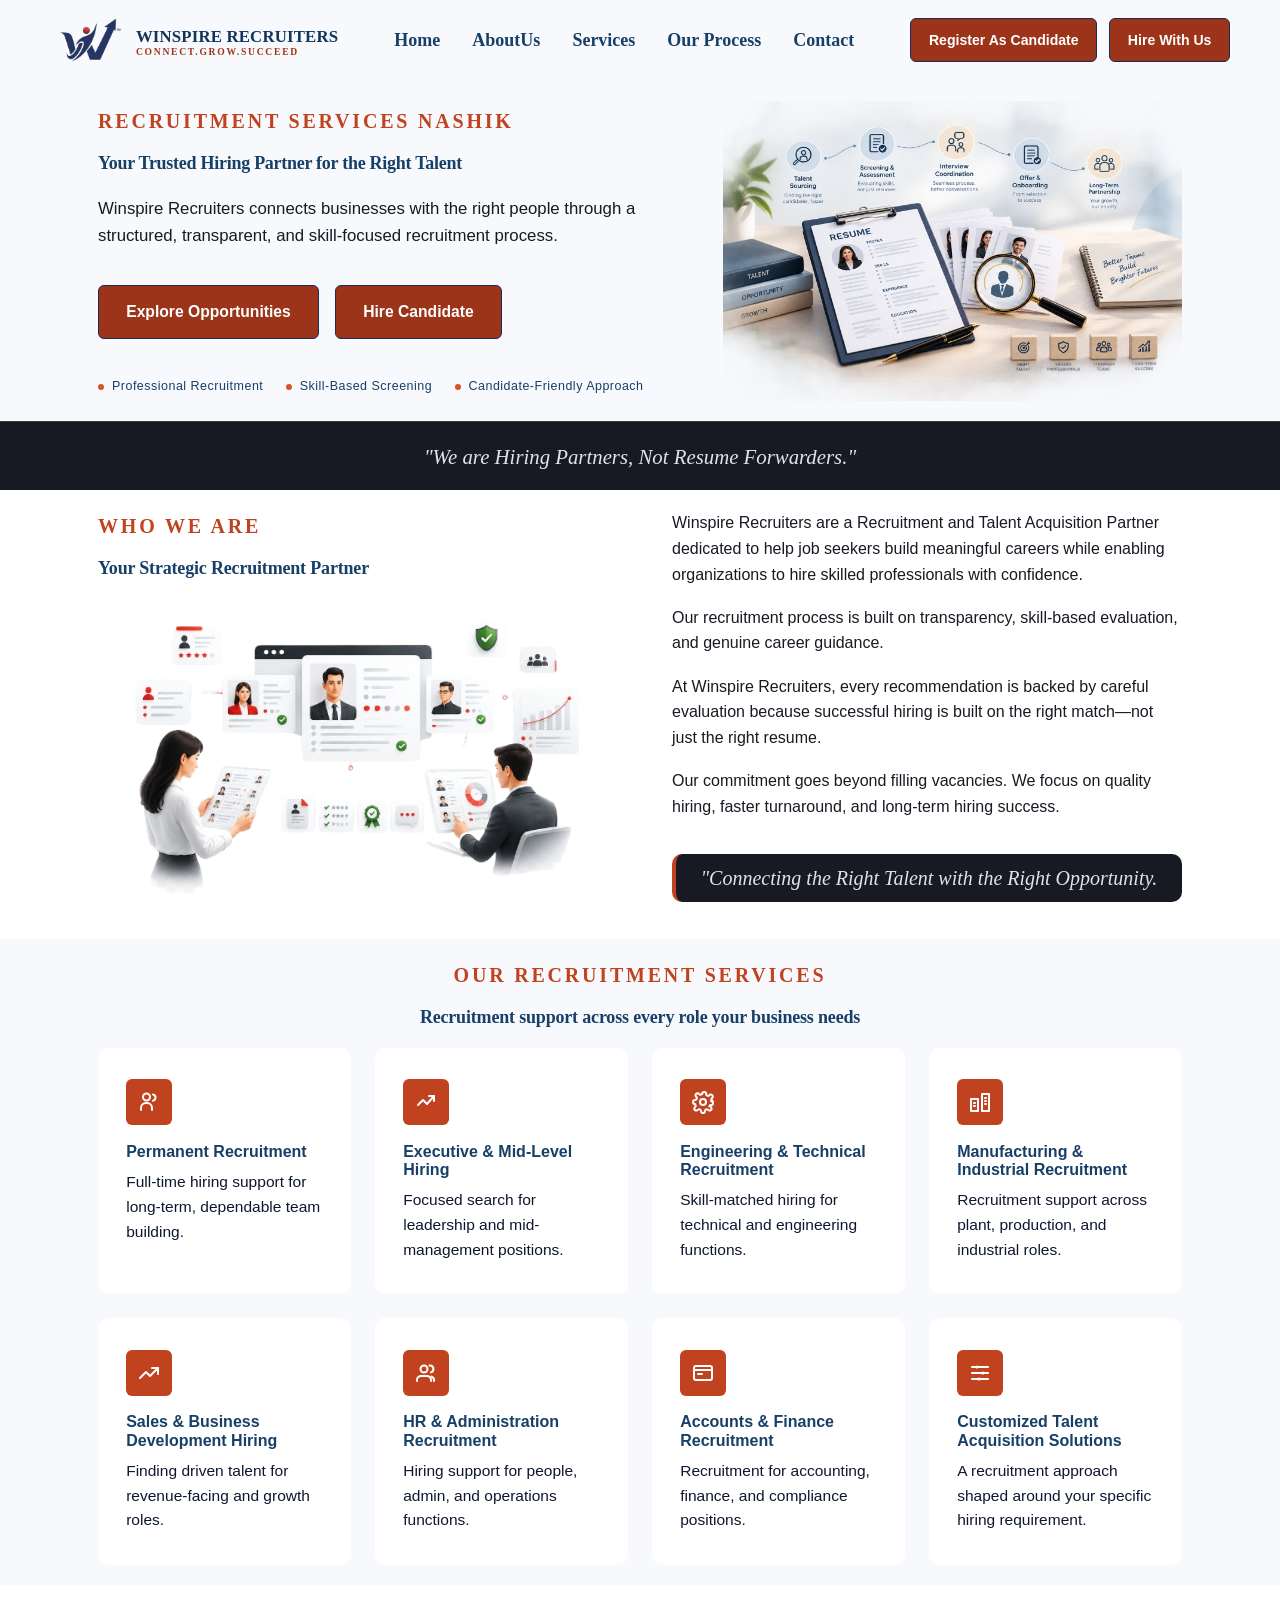
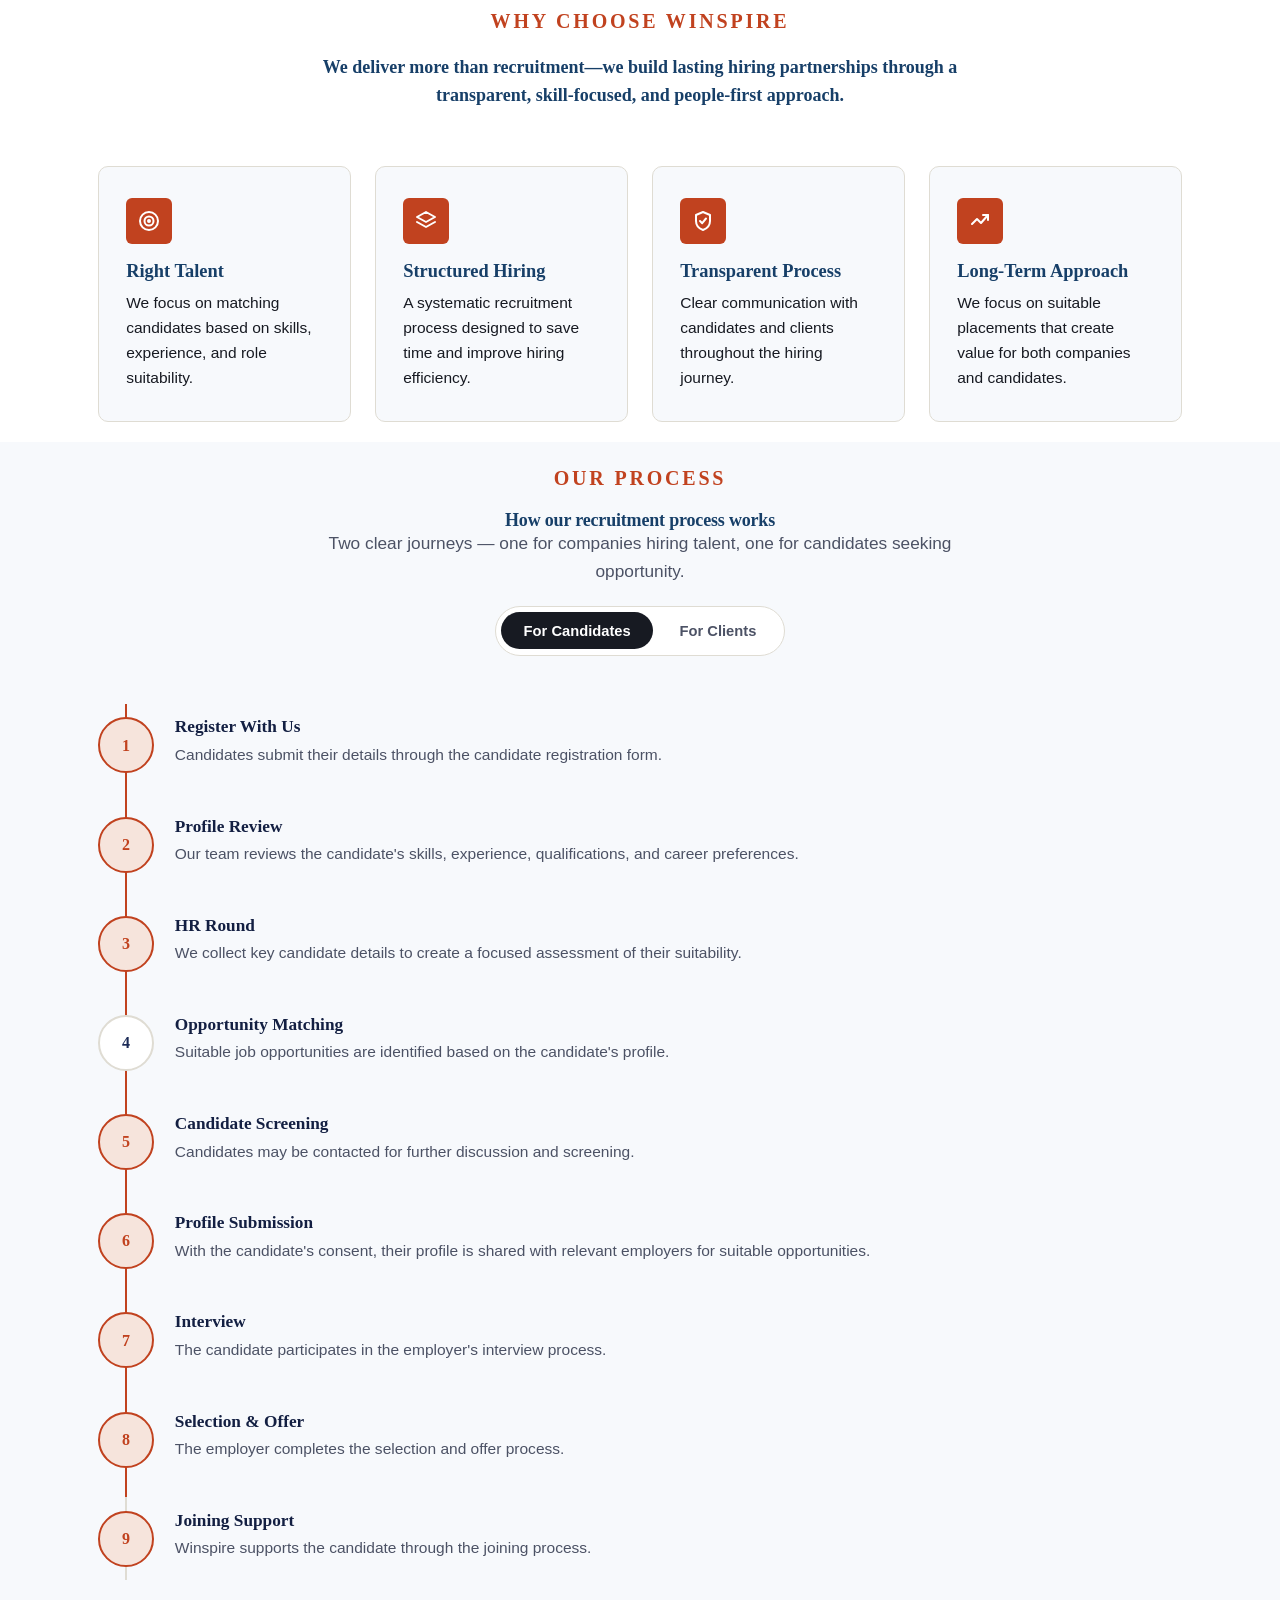
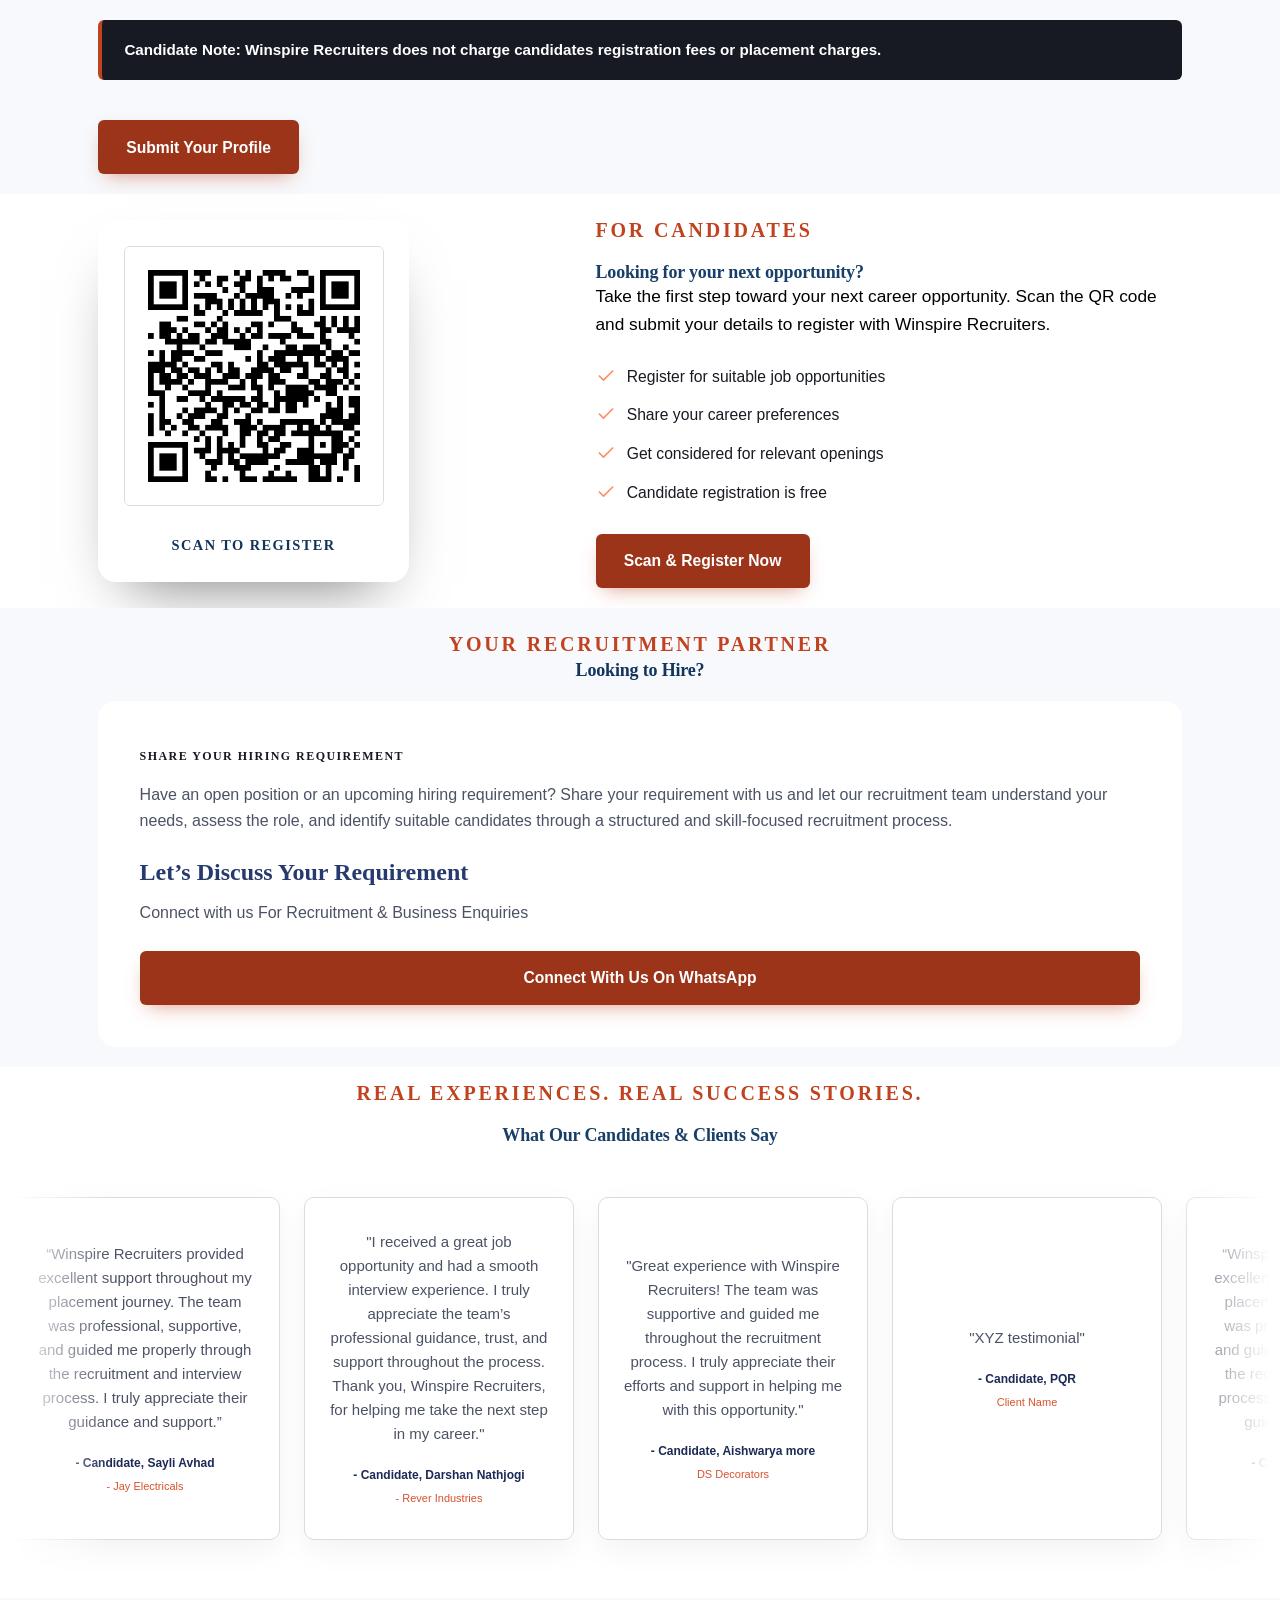
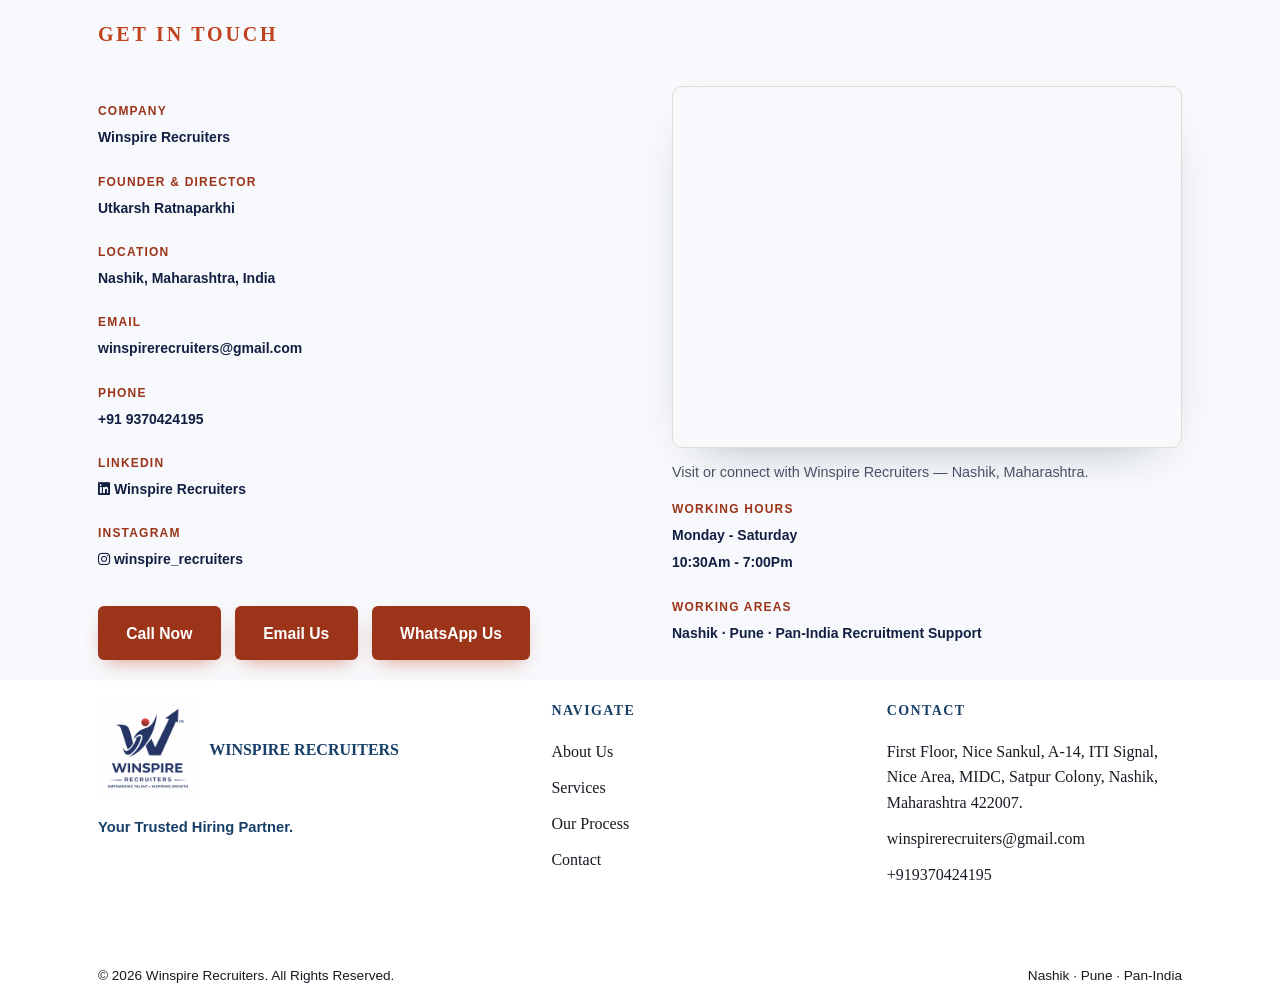
<file: index.html>
<!DOCTYPE html>
<html lang="en">
<head>
<meta charset="UTF-8" />
<meta name="viewport" content="width=device-width, initial-scale=1.0" />
<title>Winspire Recruiters | Recruitment & Talent Acquisition Partner in Nashik</title>
<meta name="description" content="Winspire Recruiters is a professional recruitment and talent acquisition firm based in Nashik, helping businesses find the right talent through structured, skill-focused, and transparent recruitment solutions." />
<meta name="keywords" content="Recruitment Agency in Nashik, Recruitment Consultants in Nashik, Talent Acquisition Nashik, Hiring Partner Nashik, Recruitment Services Nashik, Job Consultants Nashik, Staffing Solutions Nashik, Recruitment Agency Pune, Hiring Services Maharashtra" />
<meta name="robots" content="index, follow" />
<link rel="canonical" href="https://www.winspirerecruiters.in/" />

<!-- Open Graph -->
<meta property="og:type" content="website" />
<meta property="og:title" content="Winspire Recruiters | Recruitment & Talent Acquisition Partner in Nashik" />
<meta property="og:description" content="A structured, transparent, skill-focused hiring partner for businesses — and a genuine opportunity partner for candidates." />
<meta property="og:image" content="images/winspire-logo.jpeg" />
<meta property="og:url" content="https://www.winspirerecruiters.in/" />
<meta property="og:locale" content="en_IN" />

<link rel="icon" type="image/jpeg" href="Assets/winspire_logo.png" />

<!-- Fonts -->
<link rel="preconnect" href="https://fonts.googleapis.com" />
<link rel="preconnect" href="https://fonts.gstatic.com" crossorigin />
<link rel="stylesheet" href="https://cdnjs.cloudflare.com/ajax/libs/font-awesome/6.5.2/css/all.min.css">
<link href="https://fonts.googleapis.com/css2?family=Zilla+Slab:wght@500;600;700&family=Inter:wght@400;500;600;700&family=IBM+Plex+Mono:wght@500;600&display=swap" rel="stylesheet" />

<link rel="stylesheet" href="style.css" />

<script type="application/ld+json">
{
  "@context": "https://schema.org",
  "@type": "EmploymentAgency",
  "name": "Winspire Recruiters",
  "description": "Recruitment and talent acquisition firm based in Nashik, Maharashtra, helping businesses find the right talent through structured, transparent, skill-focused recruitment.",
  "founder": {
    "@type": "Person",
    "name": "Utkarsh Ratnaparkhi"
  },
  "address": {
    "@type": "PostalAddress",
    "addressLocality": "Nashik",
    "addressRegion": "Maharashtra",
    "addressCountry": "IN"
  },
  "areaServed": ["Nashik", "Pune", "Mumbai", "India"],
  "url": "https://www.winspirerecruiters.in/"
}
</script>
</head>
<body>
<a class="skip-link" href="#main">Skip to main content</a>

<!-- loader -->
<div class="dot-spinner" id="loader">
    <div class="dot-spinner__dot"></div>
    <div class="dot-spinner__dot"></div>
    <div class="dot-spinner__dot"></div>
    <div class="dot-spinner__dot"></div>
    <div class="dot-spinner__dot"></div>
    <div class="dot-spinner__dot"></div>
    <div class="dot-spinner__dot"></div>
    <div class="dot-spinner__dot"></div>
</div>

<!-- ============ NAVBAR ============ -->
<header class="navbar">
  <div class="wrap">
    <a href="#home" class="brand">
      <img src="Assets/winspire_logo.png" alt="Winspire Recruiters logo" />
      <span class="brand-name">WINSPIRE RECRUITERS<span>Connect.Grow.Succeed</span></span>
    </a>

    <nav class="nav-links" id="primary-nav" aria-label="Primary">
      <a href="#home">Home</a>
      <a href="#about">AboutUs</a>
      <a href="#services">Services</a>
      <a href="#process">Our Process</a>
      <!-- <a href="#jobopportunitiespage">Explore Job Roles</a> -->
      <!-- <a href="#for-candidates">For Candidates</a>
      <a href="#for-clients">For Clients</a> -->
      <a href="#contact">Contact</a>
    </nav>

    <div class="nav-cta">
      <a href="#for-candidates" class="btn btn-outline btn-sm">Register As Candidate</a>
      <a href="#for-clients" class="btn btn-outline btn-sm">Hire With Us</a>

      <button class="nav-toggle" aria-label="Open menu" aria-expanded="false" aria-controls="primary-nav">
        <span></span><span></span><span></span>
      </button>
    </div>
  </div>
</header>

<main id="main">

  <!-- ============ HERO ============ -->
  <section class="hero" id="home">
    <!-- <div class="hero-arrow-field" aria-hidden="true">
      <svg viewBox="0 0 1200 800" preserveAspectRatio="xMidYMid slice">
        <path d="M-50 700 L250 500 L500 620 L850 260 L1250 -20" fill="none" stroke="#ffffff" stroke-opacity="0.06" stroke-width="2" />
        <path d="M-50 780 L300 600 L560 700 L900 380 L1300 60" fill="none" stroke="#c1421f" stroke-opacity="0.18" stroke-width="2" />
      </svg>
    </div> -->

    <div class="wrap">
      <div class="hero-copy" data-reveal>
        <!-- <span class="eyebrow">Recruitment Services &amp;· Nashik</span> -->
        <span class="eyebrow">Recruitment Services Nashik</span>
        <h1>Your Trusted Hiring Partner for the Right Talent</h1>
        <p class="hero-lede">
          Winspire Recruiters connects businesses with the right people through a structured, transparent, and skill-focused recruitment process.
        <div class="hero-ctas">
          <a href="jobopportunitiespage.html" class="btn btn-outline">Explore Opportunities</a>
          <a href="#for-clients" class="btn btn-outline">Hire Candidate</a>
        </div>
        <div class="hero-trust">
          <span>Professional Recruitment</span>
          <span>Skill-Based Screening</span>
          <span>Candidate-Friendly Approach</span>
        </div>
      </div>

      <div class="hero-visual" data-reveal>
        <img class="hero_img" src="Assets/heroimage.png">
      </div>
    </div>
  </section>

  <div class="positioning-strip">
    <div class="wrap">
      <p>"We are Hiring Partners, Not Resume Forwarders."</p>
    </div>
  </div>

  <!-- ============ ABOUT ============ -->
  <section class="section" id="about">
    <div class="wrap">
      <div class="about-grid">
        <div data-reveal>
          <span class="eyebrow">Who We Are</span>
          <h2>Your Strategic Recruitment Partner</h2>
          <img src="Assets/aboutimg.png">
        </div>
        <div class="about-copy" data-reveal>
          <p>Winspire Recruiters are a Recruitment and Talent Acquisition Partner dedicated to help job seekers build meaningful careers while enabling organizations to hire skilled professionals with confidence.</p>
          <p>Our recruitment process is built on transparency, skill-based evaluation, and genuine career guidance.</p>
          <p>At Winspire Recruiters, every recommendation is backed by careful evaluation because successful hiring is built on the right match—not just the right resume.</p>
          <p>Our commitment goes beyond filling vacancies. We focus on quality hiring, faster turnaround, and long-term hiring success.</p>
          <div class="positioning-banner">
            <!-- <h1>OUR PROMISE</h1> -->
            <p>"Connecting the Right Talent with the Right Opportunity.</p>
          </div>
        </div>
      </div>
    </div>
  </section>

   <!-- ============ SERVICES ============ -->
  <section class="section services-section" id="services">
    <div class="wrap">
      <div class="section-head center on-dark" data-reveal>
        <span class="eyebrow">Our Recruitment Services</span>
        <h2>Recruitment support across every role your business needs</h2>
      </div>

      <div class="grid grid-4" data-reveal-group>
        <div class="card">
          <div class="card-icon" aria-hidden="true"><svg viewBox="0 0 24 24" fill="none" stroke="currentColor" stroke-width="2" stroke-linecap="round" stroke-linejoin="round"><path d="M4 20v-2a5 5 0 0 1 5-5h1a5 5 0 0 1 5 5v2"/><circle cx="9.5" cy="7" r="3.5"/><path d="M16 4.5c1.5.3 2.5 1.6 2.5 3.1s-1 2.8-2.5 3.1"/></svg></div>
          <h3>Permanent Recruitment</h3>
          <p>Full-time hiring support for long-term, dependable team building.</p>
        </div>
        <div class="card">
          <div class="card-icon" aria-hidden="true"><svg viewBox="0 0 24 24" fill="none" stroke="currentColor" stroke-width="2" stroke-linecap="round" stroke-linejoin="round"><path d="M4 15l5-5 4 4 7-8"/><path d="M15 6h5v5"/></svg></div>
          <h3>Executive &amp; Mid-Level Hiring</h3>
          <p>Focused search for leadership and mid-management positions.</p>
        </div>
        <div class="card">
          <div class="card-icon" aria-hidden="true"><svg viewBox="0 0 24 24" fill="none" stroke="currentColor" stroke-width="2" stroke-linecap="round" stroke-linejoin="round"><circle cx="12" cy="12" r="3"/><path d="M19.4 15a1.7 1.7 0 0 0 .3 1.9l.1.1a2 2 0 1 1-2.8 2.8l-.1-.1a1.7 1.7 0 0 0-1.9-.3 1.7 1.7 0 0 0-1 1.5v.2a2 2 0 1 1-4 0v-.1a1.7 1.7 0 0 0-1.1-1.6 1.7 1.7 0 0 0-1.9.3l-.1.1a2 2 0 1 1-2.8-2.8l.1-.1a1.7 1.7 0 0 0 .3-1.9 1.7 1.7 0 0 0-1.5-1H4a2 2 0 1 1 0-4h.1a1.7 1.7 0 0 0 1.6-1.1 1.7 1.7 0 0 0-.3-1.9l-.1-.1a2 2 0 1 1 2.8-2.8l.1.1a1.7 1.7 0 0 0 1.9.3h.1a1.7 1.7 0 0 0 1-1.5V4a2 2 0 1 1 4 0v.1a1.7 1.7 0 0 0 1 1.6 1.7 1.7 0 0 0 1.9-.3l.1-.1a2 2 0 1 1 2.8 2.8l-.1.1a1.7 1.7 0 0 0-.3 1.9v.1a1.7 1.7 0 0 0 1.5 1H20a2 2 0 1 1 0 4h-.1a1.7 1.7 0 0 0-1.6 1z"/></svg></div>
          <h3>Engineering &amp; Technical Recruitment</h3>
          <p>Skill-matched hiring for technical and engineering functions.</p>
        </div>
        <div class="card">
          <div class="card-icon" aria-hidden="true"><svg viewBox="0 0 24 24" fill="none" stroke="currentColor" stroke-width="2" stroke-linecap="round" stroke-linejoin="round"><rect x="3" y="9" width="7" height="12"/><rect x="14" y="4" width="7" height="17"/><path d="M6 13h1M6 16h1M17 8h1M17 11h1M17 14h1"/></svg></div>
          <h3>Manufacturing &amp; Industrial Recruitment</h3>
          <p>Recruitment support across plant, production, and industrial roles.</p>
        </div>
        <div class="card">
          <div class="card-icon" aria-hidden="true"><svg viewBox="0 0 24 24" fill="none" stroke="currentColor" stroke-width="2" stroke-linecap="round" stroke-linejoin="round"><path d="M3 17l6-6 4 4 8-8"/><path d="M21 7v6M21 7h-6"/></svg></div>
          <h3>Sales &amp; Business Development Hiring</h3>
          <p>Finding driven talent for revenue-facing and growth roles.</p>
        </div>
        <div class="card">
          <div class="card-icon" aria-hidden="true"><svg viewBox="0 0 24 24" fill="none" stroke="currentColor" stroke-width="2" stroke-linecap="round" stroke-linejoin="round"><path d="M17 20v-1a4 4 0 0 0-4-4H7a4 4 0 0 0-4 4v1"/><circle cx="10" cy="8" r="3.5"/><path d="M20 20v-1a3.5 3.5 0 0 0-2.5-3.4"/><path d="M15.5 4.6A3.5 3.5 0 0 1 17 11.4"/></svg></div>
          <h3>HR &amp; Administration Recruitment</h3>
          <p>Hiring support for people, admin, and operations functions.</p>
        </div>
        <div class="card">
          <div class="card-icon" aria-hidden="true"><svg viewBox="0 0 24 24" fill="none" stroke="currentColor" stroke-width="2" stroke-linecap="round" stroke-linejoin="round"><rect x="3" y="5" width="18" height="14" rx="2"/><path d="M3 9h18"/><path d="M7 13h4"/></svg></div>
          <h3>Accounts &amp; Finance Recruitment</h3>
          <p>Recruitment for accounting, finance, and compliance positions.</p>
        </div>
        <div class="card">
          <div class="card-icon" aria-hidden="true"><svg viewBox="0 0 24 24" fill="none" stroke="currentColor" stroke-width="2" stroke-linecap="round" stroke-linejoin="round"><line x1="4" y1="6" x2="20" y2="6"/><circle cx="9" cy="6" r="1.6" fill="currentColor" stroke="none"/><line x1="4" y1="12" x2="20" y2="12"/><circle cx="15" cy="12" r="1.6" fill="currentColor" stroke="none"/><line x1="4" y1="18" x2="20" y2="18"/><circle cx="11" cy="18" r="1.6" fill="currentColor" stroke="none"/></svg></div>
          <h3>Customized Talent Acquisition Solutions</h3>
          <p>A recruitment approach shaped around your specific hiring requirement.</p>
        </div>
      </div>

      <!-- <div class="services-cta" data-reveal>
        <p>Looking for the right talent?</p>
        <a href="#contact" class="btn btn-primary">Share Your Requirement</a>
      </div> -->
    </div>
  </section>

  <!-- ============ WHY CHOOSE WINSPIRE ============ -->
  <section class="section" style="background:#ffffff">
    <div class="wrap">
      <div class="section-head center" data-reveal>
        <span class="eyebrow">WHY CHOOSE WINSPIRE</span>
        <!-- <h2>Recruitment services, explained simply</h2> -->
        <p class="section-sub" style="color: #173f68; font-family: 'Times New Roman', Times, serif; font-size: 18px; font-weight: 600;">We deliver more than recruitment—we build lasting hiring partnerships through a transparent, skill-focused, and people-first approach.</p>
      </div>

      <div class="grid grid-4" style="margin-top: 3.5rem;" data-reveal-group>
        <div class="card">
          <div class="card-icon" aria-hidden="true">
            <svg viewBox="0 0 24 24" fill="none" stroke="white" stroke-width="2" stroke-linecap="round" stroke-linejoin="round"><circle cx="12" cy="12" r="9"/><circle cx="12" cy="12" r="4.5"/><circle cx="12" cy="12" r="1"/></svg>
          </div>
          <h3>Right Talent</h3>
          <p>We focus on matching candidates based on skills, experience, and role suitability.</p>
        </div>
        <div class="card">
          <div class="card-icon" aria-hidden="true">
            <svg viewBox="0 0 24 24" fill="none" stroke="white" stroke-width="2" stroke-linecap="round" stroke-linejoin="round"><path d="M12 3l9 5-9 5-9-5 9-5z"/><path d="M3 13l9 5 9-5"/></svg>
          </div>
          <h3>Structured Hiring</h3>
          <p>A systematic recruitment process designed to save time and improve hiring efficiency.</p>
        </div>
        <div class="card">
          <div class="card-icon" aria-hidden="true">
            <svg viewBox="0 0 24 24" fill="none" stroke="white" stroke-width="2" stroke-linecap="round" stroke-linejoin="round"><path d="M12 3l7 3v6c0 4.5-3 7.5-7 9-4-1.5-7-4.5-7-9V6l7-3z"/><path d="M9 12l2.2 2.2L15 9.5"/></svg>
          </div>
          <h3>Transparent Process</h3>
          <p>Clear communication with candidates and clients throughout the hiring journey.</p>
        </div>
        <div class="card">
          <div class="card-icon" aria-hidden="true">
            <svg viewBox="0 0 24 24" fill="none" stroke="white" stroke-width="2" stroke-linecap="round" stroke-linejoin="round"><path d="M4 15l5-5 4 4 7-8"/><path d="M15 6h5v5"/></svg>
          </div>
          <h3>Long-Term Approach</h3>
          <p>We focus on suitable placements that create value for both companies and candidates.</p>
        </div>
      </div>
  </section> 


  <!-- ============ PROCESS ============ -->
  <section class="section process-section" id="process">
    <div class="wrap">
      <div class="section-head center" data-reveal>
        <span class="eyebrow">Our Process</span>
        <h2>How our recruitment process works</h2>
        <p class="section-sub">Two clear journeys — one for companies hiring talent, one for candidates seeking opportunity.</p>
      </div>

      <div class="process-tabs-wrapper">
        <div role="tablist" aria-label="Recruitment process" class="process-tabs" data-reveal>
          <button class="process-tab" id="tab-candidates" role="tab" aria-selected="true" aria-controls="panel-candidates" tabindex="-1">For Candidates</button>
          <button class="process-tab" id="tab-clients" role="tab" aria-selected="false" aria-controls="panel-clients">For Clients</button>
        </div>
      </div>

      <div class="process-panel is-active" id="panel-candidates" role="tabpanel" aria-labelledby="tab-candidates">
        <div class="timeline">
          <div class="timeline-progress"></div>
          <div class="step"><div class="step-marker">1</div><div class="step-body"><h3>Register With Us</h3><p>Candidates submit their details through the candidate registration form.</p></div></div>
          <div class="step"><div class="step-marker">2</div><div class="step-body"><h3>Profile Review</h3><p>Our team reviews the candidate's skills, experience, qualifications, and career preferences.</p></div></div>
          <div class="step"><div class="step-marker">3</div><div class="step-body"><h3>HR Round</h3><p>We collect key candidate details to create a focused assessment of their suitability.</p></div></div>
          <div class="step"><div class="step-marker">4</div><div class="step-body"><h3>Opportunity Matching</h3><p>Suitable job opportunities are identified based on the candidate's profile.</p></div></div>
          <div class="step"><div class="step-marker">5</div><div class="step-body"><h3>Candidate Screening</h3><p>Candidates may be contacted for further discussion and screening.</p></div></div>
          <div class="step"><div class="step-marker">6</div><div class="step-body"><h3>Profile Submission</h3><p>With the candidate's consent, their profile is shared with relevant employers for suitable opportunities.</p></div></div>
          <div class="step"><div class="step-marker">7</div><div class="step-body"><h3>Interview</h3><p>The candidate participates in the employer's interview process.</p></div></div>
          <div class="step"><div class="step-marker">8</div><div class="step-body"><h3>Selection &amp; Offer</h3><p>The employer completes the selection and offer process.</p></div></div>
          <div class="step"><div class="step-marker">9</div><div class="step-body"><h3>Joining Support</h3><p>Winspire supports the candidate through the joining process.</p></div></div>
        </div>
        <div class="candidate-note">Candidate Note: Winspire Recruiters does not charge candidates registration fees or placement charges.</div>
      </div>
      <div class="process-panel" id="panel-clients" role="tabpanel" aria-labelledby="tab-clients">
        <div class="timeline">
          <div class="timeline-progress"></div>
          <div class="step"><div class="step-marker">1</div><div class="step-body"><h3>Share Your Requirement</h3><p>The company shares the job description, hiring requirement, experience, location, salary range, and other expectations.</p></div></div>
          <div class="step"><div class="step-marker">2</div><div class="step-body"><h3>Requirement Understanding</h3><p>Winspire Recruiters understands the role, company culture, technical requirements, and ideal candidate profile.</p></div></div>
          <div class="step"><div class="step-marker">3</div><div class="step-body"><h3>Candidate Sourcing</h3><p>Relevant candidates are identified through our recruitment network and sourcing channels.</p></div></div>
          <div class="step"><div class="step-marker">4</div><div class="step-body"><h3>Screening &amp; Shortlisting</h3><p>Candidates are screened based on skills, experience, communication, and job suitability.</p></div></div>
          <div class="step"><div class="step-marker">5</div><div class="step-body"><h3>Candidate Profiles Shared</h3><p>Relevant shortlisted candidates are presented to the client for further evaluation.</p></div></div>
          <div class="step"><div class="step-marker">6</div><div class="step-body"><h3>Interview Coordination</h3><p>Winspire coordinates communication and interview scheduling between the candidate and the client.</p></div></div>
          <div class="step"><div class="step-marker">7</div><div class="step-body"><h3>Background Verification</h3><p>Identity, employment, education, reference, and document verification are conducted to ensure candidate authenticity.</p></div></div>
          <div class="step"><div class="step-marker">8</div><div class="step-body"><h3>Selection &amp; Offer</h3><p>The client selects the suitable candidate and proceeds with the offer and joining process.</p></div></div>
          <div class="step"><div class="step-marker">9</div><div class="step-body"><h3>Joining &amp; Follow-Up</h3><p>Winspire supports the process until joining and maintains follow-up after placement.</p></div></div>
        </div>
        <div class="process-cta">
          <a href="#for-clients" class="btn btn-primary">Need to Hire? Let's Connect</a>
        </div>
      </div>

      
        <div class="process-cta">
          <a href="#for-candidates" class="btn btn-primary">Submit Your Profile</a>
        </div>
      </div>
    </div>
  </section>

  <!-- ============ CANDIDATE REGISTRATION / QR ============ -->
  <section class="section registration-section" id="for-candidates">
    <div class="wrap">
      <div class="registration-grid">
        <div data-reveal>
          <div class="qr-card">
            <img src="Assets/Winspire_Candidate_Registration_QR.png" alt="QR code linking to the Winspire Recruiters candidate registration form" width="260" height="260" />
            <span class="qr-card-label">Scan to register</span>
          </div>
        </div>

        <div data-reveal>
          <span class="eyebrow">For Candidates</span>
          <h2>Looking for your next opportunity?</h2>
          <p class="section-sub" style="color:black;">Take the first step toward your next career opportunity. Scan the QR code and submit your details to register with Winspire Recruiters.</p>

          <ul class="registration-points">
            <li><svg viewBox="0 0 24 24" fill="none" stroke="currentColor" stroke-width="2" stroke-linecap="round" stroke-linejoin="round"><path d="M20 6L9 17l-5-5"/></svg> Register for suitable job opportunities</li>
            <li><svg viewBox="0 0 24 24" fill="none" stroke="currentColor" stroke-width="2" stroke-linecap="round" stroke-linejoin="round"><path d="M20 6L9 17l-5-5"/></svg> Share your career preferences</li>
            <li><svg viewBox="0 0 24 24" fill="none" stroke="currentColor" stroke-width="2" stroke-linecap="round" stroke-linejoin="round"><path d="M20 6L9 17l-5-5"/></svg> Get considered for relevant openings</li>
            <li><svg viewBox="0 0 24 24" fill="none" stroke="currentColor" stroke-width="2" stroke-linecap="round" stroke-linejoin="round"><path d="M20 6L9 17l-5-5"/></svg> Candidate registration is free</li>
          </ul>

          <div class="registration-actions">
            <a href="https://forms.gle/NgCWHiVgmex2hFUb6" target="_blank" rel="noopener" class="btn btn-primary">Scan &amp; Register Now</a>
            <!-- <a href="https://q.me-qr.com/6m7qmp2h" target="_blank" rel="noopener" class="btn btn-ghost mobile-only-btn">Open Candidate Registration Form</a> -->
          </div>
        </div>
      </div>
    </div>
  </section>

  <!-- ============ AUDIENCE SPLIT ============ -->
  <section class="section" id="for-clients" style="background:#f7f9fc;">
    <div class="wrap">
      <div class="section-head center" data-reveal>
        <span class="eyebrow-client">Your Recruitment Partner</span>
        <h2 class="client-head">Looking to Hire?</h2>
      </div>

       <div class="audience-split" data-reveal-group>
        <!--<div class="audience-card for-candidates">
          <span class="audience-tag">I am looking for a job</span>
          <h3>Register Now</h3>
          <p>Submit your profile through our candidate registration form and get considered for relevant, suitable opportunities — with no registration or placement fees.</p>
          <a href="#for-candidates" class="btn btn-outline btn-block">Looking for a Job? Register Now</a>
        </div>-->
        <div class="audience-card for-clients">
          <span class="audience-tag">Share Your Hiring Requirement</span>
          <!-- <h3>Share Your Requirement</h3> -->
          <p>Have an open position or an upcoming hiring requirement? Share your requirement with us and let our recruitment team understand your needs, assess the role, and identify suitable candidates through a structured and skill-focused recruitment process.</p>
          <h3>Let’s Discuss Your Requirement</h3>
          <p>Connect with us For Recruitment & Business Enquiries</p>
          <a href="https://wa.me/919370424195" class="btn btn-primary btn-block">Connect With Us On WhatsApp</a>
        </div>
      </div> 
    </div>
  </section>

<!-- Testimonials --> 
  <!-- Testimonial Heading -->
    <div class="Testimonial-section">
<div class="section-head center" data-reveal>
    <span class="eyebrow">Real Experiences. Real Success Stories.</span>
    <h2>What Our Candidates & Clients Say</h2>
</div> 

  <!-- Testimonial Slider  -->
 <div class="testimonial-slider">
    <div class="testimonial-track"> 
        <!-- Card 1 -->
        <div class="card-testimonial">
            <!-- <div class="card-icon-testimonial">
                <img src="Assets/testi_eximg.jfif" alt="Candidate">
            </div> -->
            <p class="testimonials">
                “Winspire Recruiters provided excellent support throughout my placement journey. 
                The team was professional, supportive, and guided me properly through the recruitment and interview process. I truly appreciate their guidance and support.”
            </p>
            <p class="name-test">
                - Candidate, Sayli Avhad
            </p>
            <p class="comapny-testi">
                - Jay Electricals
            </p>
        </div>

        <!-- Card 2 -->
        <div class="card-testimonial">
            <!-- <div class="card-icon-testimonial">
                <img src="Assets/testi_eximg.jfif" alt="Candidate">
            </div> -->
            <p class="testimonials">
                "I received a great job opportunity and had a smooth interview experience. I truly appreciate the team’s professional guidance, trust, and support throughout the process. Thank you, Winspire Recruiters, for helping me take the next step in my career."
            </p>
            <p class="name-test">
                - Candidate, Darshan Nathjogi 
            </p>
            <p class="comapny-testi">
                - Rever Industries
            </p>
        </div>

        <!-- Card 3 -->
        <div class="card-testimonial">
            <!-- <div class="card-icon-testimonial">
                <img src="Assets/testi_eximg.jfif" alt="Candidate">
            </div> -->
            <p class="testimonials">
                "Great experience with Winspire Recruiters! The team was supportive and guided me throughout the recruitment process. I truly appreciate their efforts and support in helping me with this opportunity."
            </p>
            <p class="name-test">
                - Candidate, Aishwarya more
            </p>
            <p class="comapny-testi">
                DS Decorators
            </p>
        </div>

        <!-- Card 4 -->
        <div class="card-testimonial">
            <!-- <div class="card-icon-testimonial">
                <img src="Assets/testi_eximg.jfif" alt="Candidate">
            </div> -->
            <p class="testimonials">
                "XYZ testimonial"
            </p>
            <p class="name-test">
                - Candidate, PQR
            </p>
            <p class="comapny-testi">
                Client Name
            </p>
        </div>

        <!-- Card 5 -->
        <!-- <div class="card-testimonial">
            <div class="card-icon-testimonial">
                <img src="Assets/testi_eximg.jfif" alt="Candidate">
            </div>
            <p class="testimonials">
                "XYZ testimonial"
            </p>
            <p class="name-test">
                - Candidate, PQR
            </p>
            <p class="comapny-testi">
                Client Name
            </p>
        </div> -->

        <!-- Card 6 -->
        <!-- <div class="card-testimonial">
            <div class="card-icon-testimonial">
                <img src="Assets/testi_eximg.jfif" alt="Candidate">
            </div>
            <p class="testimonials">
                "XYZ testimonial"
            </p>
            <p class="name-test">
                - Candidate, PQR
            </p>
            <p class="comapny-testi">
                Client Name
            </p>
        </div> -->

        <!-- Card 7 -->
        <!-- <div class="card-testimonial">
            <div class="card-icon-testimonial">
                <img src="Assets/testi_eximg.jfif" alt="Candidate">
            </div>
            <p class="testimonials">
                "XYZ testimonial"
            </p>
            <p class="name-test">
                - Candidate, PQR
            </p>
            <p class="comapny-testi">
                Client Name
            </p>
        </div> -->

        <!-- Duplicate cards for seamless animation -->

        <div class="card-testimonial">
            <!-- <div class="card-icon-testimonial">
                <img src="Assets/testi_eximg.jfif" alt="Candidate">
            </div> -->
             <p class="testimonials">
                “Winspire Recruiters provided excellent support throughout my placement journey. 
                The team was professional, supportive, and guided me properly through the recruitment and interview process. I truly appreciate their guidance and support.”
            </p>
            <p class="name-test">
                - Candidate, Sayli Avhad
            </p>
            <p class="comapny-testi">
                - Jay Electricals
            </p>
        </div> 

       <div class="card-testimonial">
            <!-- <div class="card-icon-testimonial">
                <img src="Assets/testi_eximg.jfif" alt="Candidate">
            </div> -->
            <p class="testimonials">
                "I received a great job opportunity and had a smooth interview experience. I truly appreciate the team’s professional guidance, trust, and support throughout the process. Thank you, Winspire Recruiters, for helping me take the next step in my career."
            </p>
            <p class="name-test">
                - Candidate, Darshan Nathjogi 
            </p>
            <p class="comapny-testi">
                - Rever Industries
            </p>
        </div>

       <div class="card-testimonial"> 
            <!-- <div class="card-icon-testimonial">
                <img src="Assets/testi_eximg.jfif" alt="Candidate">
            </div> -->
            <p class="testimonials">
                "Great experience with Winspire Recruiters! The team was supportive and guided me throughout the recruitment process. I truly appreciate their efforts and support in helping me with this opportunity."
            </p>
            <p class="name-test">
                - Candidate, Aishwarya more
            </p>
            <p class="comapny-testi">
                DS Decorators
            </p>
        </div>

        <!--<div class="card-testimonial">
            <div class="card-icon-testimonial">
                <img src="Assets/testi_eximg.jfif" alt="Candidate">
            </div>
            <p class="testimonials">
                "XYZ testimonial"
            </p>
            <p class="name-test">
                - Candidate, PQR
            </p>
            <p class="comapny-testi">
                Client Name
            </p>
        </div>

        <div class="card-testimonial">
            <div class="card-icon-testimonial">
                <img src="Assets/testi_eximg.jfif" alt="Candidate">
            </div>
            <p class="testimonials">
                "XYZ testimonial"
            </p>
            <p class="name-test">
                - Candidate, PQR
            </p>
            <p class="comapny-testi">
                Client Name
            </p>
        </div>

        <div class="card-testimonial">
            <div class="card-icon-testimonial">
                <img src="Assets/testi_eximg.jfif" alt="Candidate">
            </div>
            <p class="testimonials">
                "XYZ testimonial"
            </p>
            <p class="name-test">
                - Candidate, PQR
            </p>
            <p class="comapny-testi">
                Client Name
            </p>
        </div>


        <div class="card-testimonial">
            <div class="card-icon-testimonial">
                <img src="Assets/testi_eximg.jfif" alt="Candidate">
            </div>
            <p class="testimonials">
                "XYZ testimonial"
            </p>
            <p class="name-test">
                - Candidate, PQR
            </p>
            <p class="comapny-testi">
                Client Name
            </p>
        </div> -->
    </div>
</div>
</div>

  <!-- ============ CONTACT ============ -->
  <section class="section" id="contact" style="background-color: #f7f9fc;">
    <div class="wrap">
      <div class="section-head" data-reveal>
        <span class="eyebrow">Get In Touch</span>
        <!-- <h2>Let's connect</h2> -->
      </div>

      <div class="contact-grid">
        <div data-reveal>
          <dl class="contact-details">
            <dt>Company</dt>
            <dd>Winspire Recruiters</dd>
            <dt>Founder &amp; Director</dt>
            <dd>Utkarsh Ratnaparkhi</dd>
            <dt>Location</dt>
            <dd>Nashik, Maharashtra, India</dd>
            <dt>Email</dt>
            <dd><a href="mailto:winspirerecruiters@gmail.com">winspirerecruiters@gmail.com</a></dd>
            <dt>Phone</dt>
            <dd><a href="tel:+919370424195">+91 9370424195</a></dd>
            <dt>LinkedIn</dt>
            <dd>
                <a href="https://www.linkedin.com/company/winspire-recruiters/"
                  target="_blank"
                  rel="noopener noreferrer"
                  aria-label="Winspire Recruiters on LinkedIn">
                    <i class="fab fa-linkedin"></i>
                    <span>Winspire Recruiters</span>
                </a>
            </dd>
            <dt>Instagram</dt>
            <dd>
                <a href="https://www.instagram.com/winspire_recruiters/"
                  target="_blank"
                  rel="noopener noreferrer"
                  aria-label="Winspire Recruiters on Instagram">
                    <i class="fab fa-instagram"></i>
                    <span>winspire_recruiters</span>
                </a>
            </dd>
          </dl>

          <div class="contact-buttons">
            <a href="tel:+918432312395" class="btn btn-primary">Call Now</a>
            <a href="mailto:hr.winspire1@gmail.com" class="btn btn-primary">Email Us</a>
            <a href="https://wa.me/9130312395" target="_blank" rel="noopener" class="btn btn-primary">WhatsApp Us</a>
          </div>
        </div>

        <div data-reveal>
          <div class="map-frame">
            <iframe 
              title="Map showing Winspire Recruiters' service area in Nashik, Maharashtra"
              src="https://www.google.com/maps/embed?pb=!1m18!1m12!1m3!1d3749.3556203938047!2d73.74704427384373!3d19.993583922529414!2m3!1f0!2f0!3f0!3m2!1i1024!2i768!4f13.1!3m3!1m2!1s0x3bddeb7e45d68071%3A0x89b30dc18f171eb4!2sNICE%20SANKUL!5e0!3m2!1sen!2sin!4v1786346986799!5m2!1sen!2sin" width="600" height="450" style="border:0;" allowfullscreen="" loading="lazy" referrerpolicy="no-referrer-when-downgrade">
            </iframe>
          </div>
          <p class="map-caption">Visit or connect with Winspire Recruiters — Nashik, Maharashtra.</p>
          <dl class="contact-details">
            <dt>Working Hours</dt>
            <dd>Monday - Saturday</dd>
            <dd>10:30Am - 7:00Pm</dd>
            <dt>Working Areas</dt>
            <dd>Nashik · Pune · Pan-India Recruitment Support</dd>
          </dl>
        </div>
      </div>
    </div>
  </section>

</main>

<!-- ============ FOOTER ============ -->
<footer class="footer">
  <div class="wrap">
    <div class="footer-grid">
      <div>
        <div class="footer-brand">
          <img src="Assets/Footer_logo.jpeg" alt="" />
          <span class="footer-brand-name">WINSPIRE RECRUITERS</span>
        </div>
        <p class="footer-tagline">Your Trusted Hiring Partner.</p>
      </div>

      <div>
        <div class="footer-heading">Navigate</div>
        <div class="footer-links">
          <a href="#about">About Us</a>
          <a href="#services">Services</a>
          <a href="#process">Our Process</a>
          <!-- <a href="#for-candidates">For Candidates</a>
          <a href="#for-clients">For Clients</a> -->
          <a href="#contact">Contact</a>
        </div>
      </div>

      <div>
        <div class="footer-heading">Contact</div>
        <div class="footer-links">
          <span>First Floor, Nice Sankul, A-14, ITI Signal, Nice Area, MIDC, Satpur Colony, Nashik, Maharashtra 422007.</span>
          <a href="mailto:winspirerecruiters@gmail.com">winspirerecruiters@gmail.com</a>
          <a href="tel:+919370424195">+919370424195</a>
          <!-- <a href="tel:+918432312395">+91 8432312395</a>
          <a href="tel:+919130312395">+91 9130312395</a> -->
        </div>
      </div>
    </div>

    <div class="footer-bottom">
      <span>&copy; <span id="current-year">2026</span> Winspire Recruiters. All Rights Reserved.</span>
      <span>Nashik · Pune · Pan-India</span>
    </div>
  </div>
</footer>

<script src="script.js"></script>
</body>
</html>
</file>
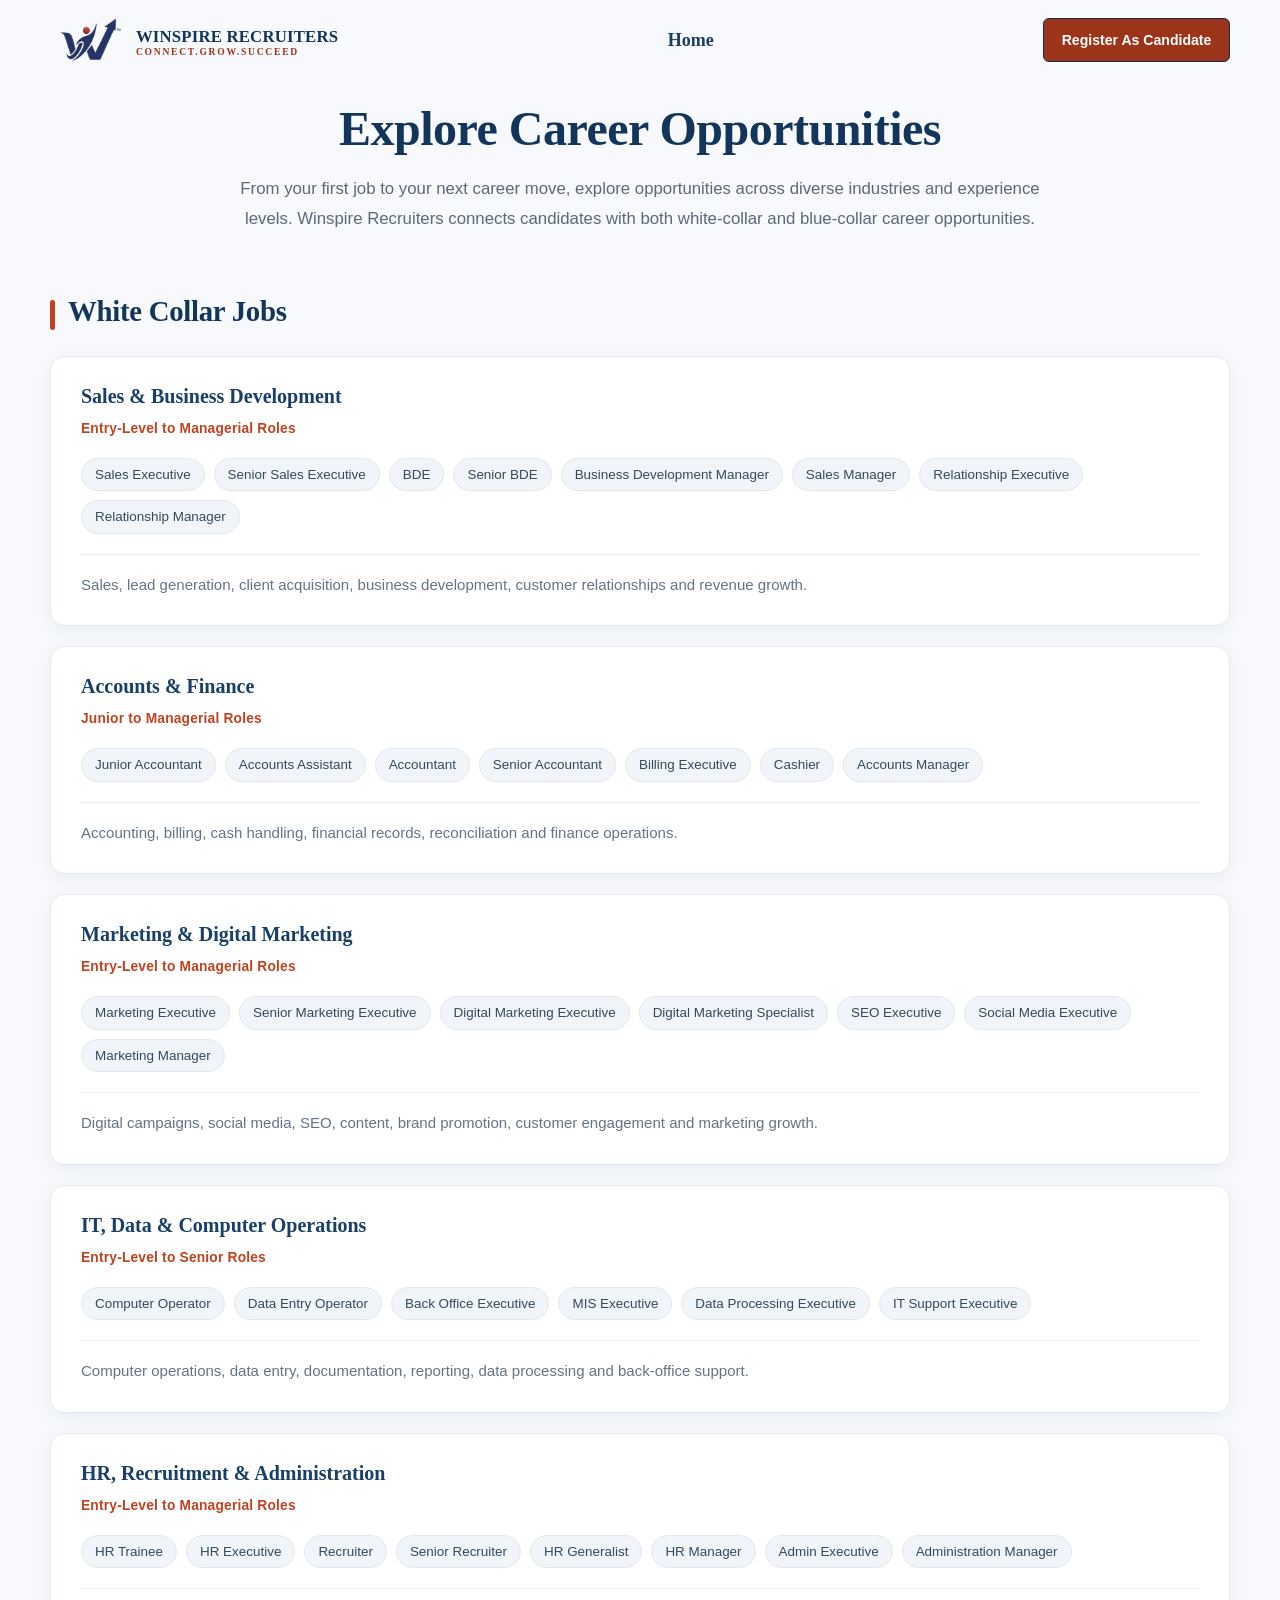
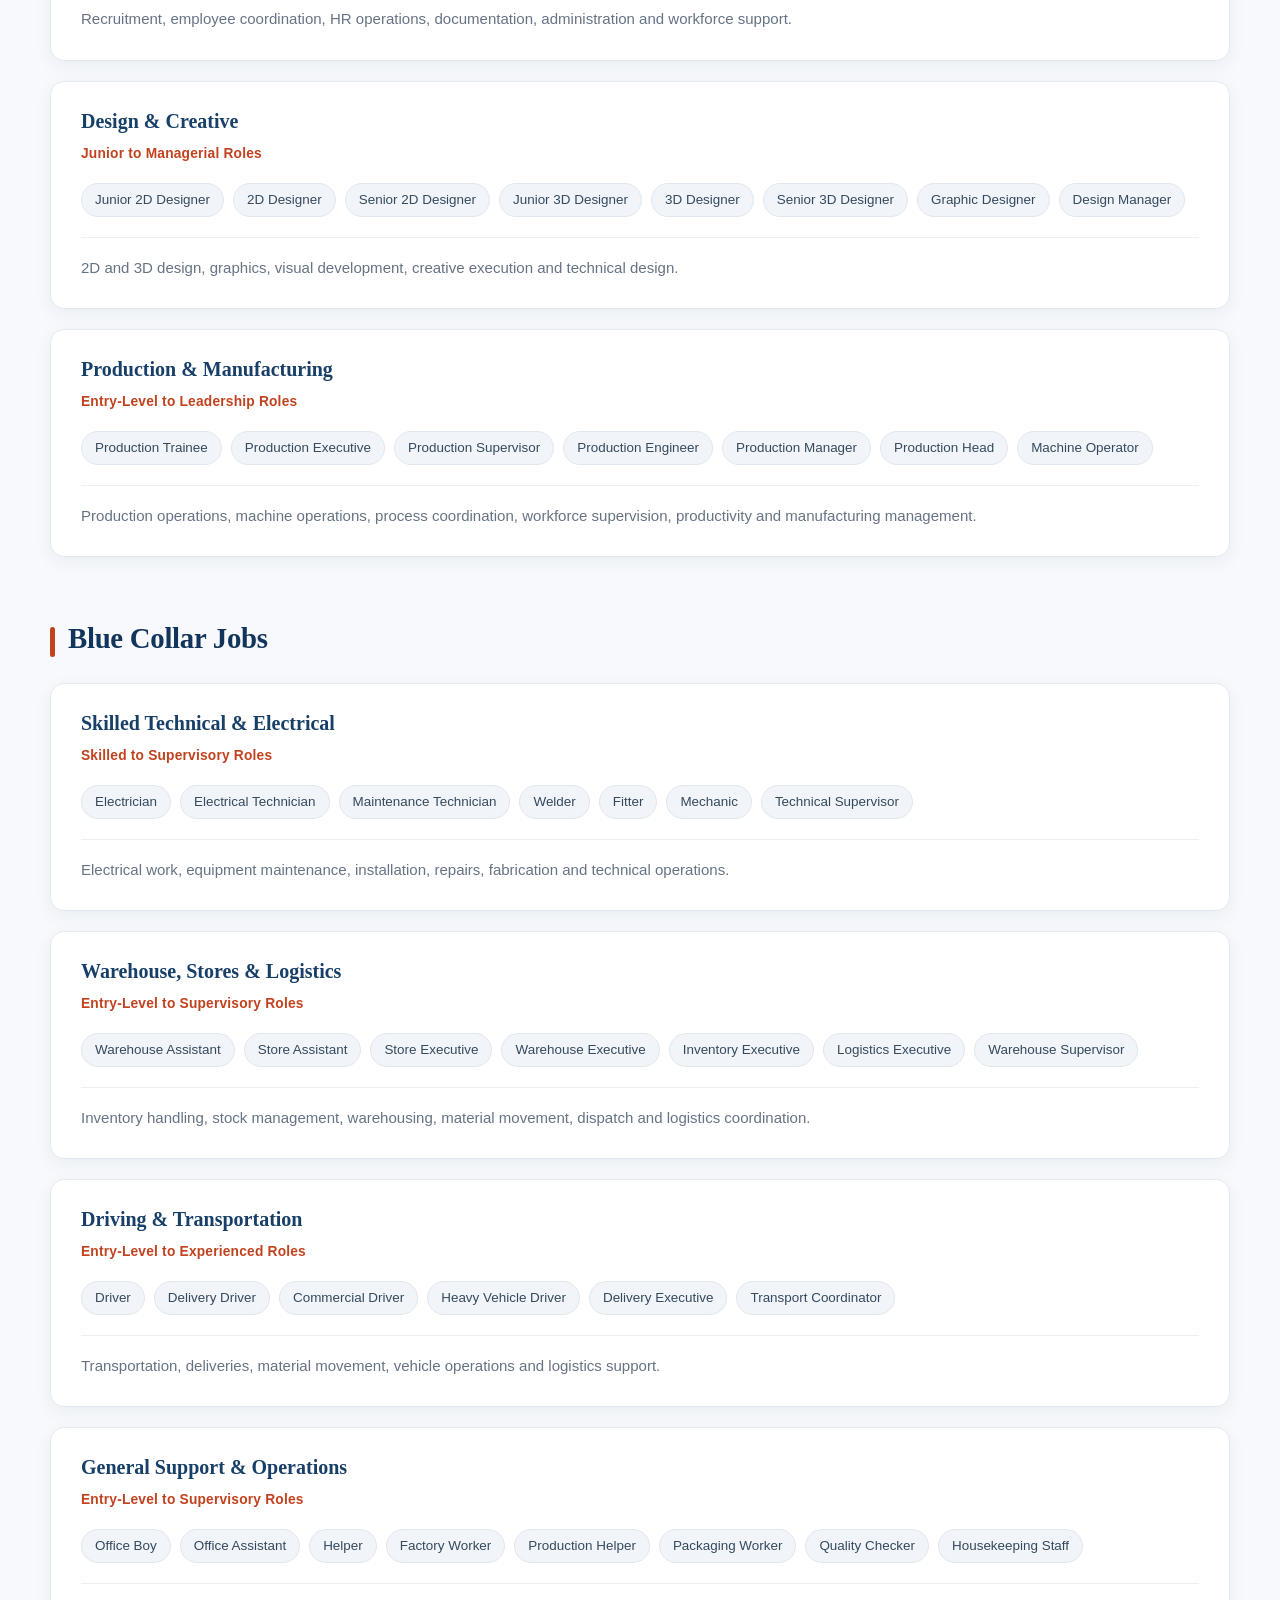
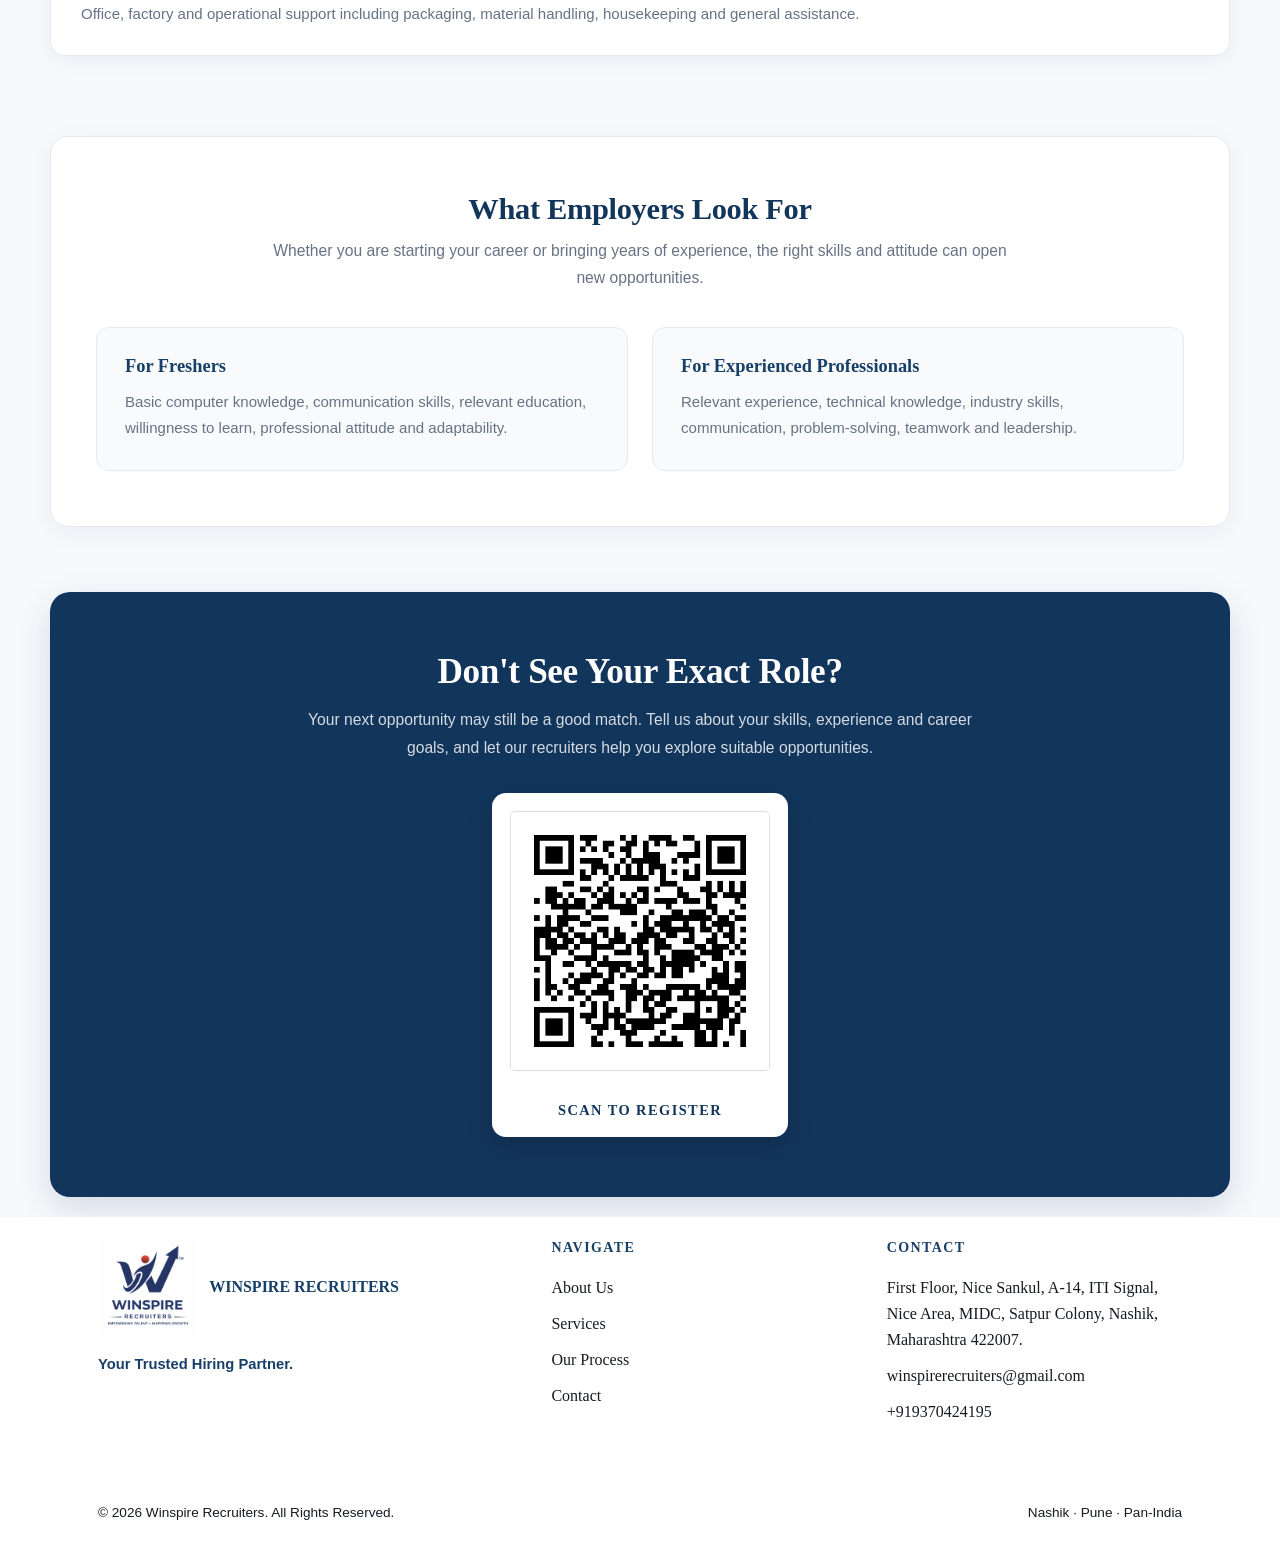
<file: jobopportunitiespage.html>
<!DOCTYPE html>
<html lang="en">
<head>
    <!-- Fonts -->
    <link rel="preconnect" href="https://fonts.googleapis.com" />
    <link rel="preconnect" href="https://fonts.gstatic.com" crossorigin />
    <link rel="stylesheet" href="https://cdnjs.cloudflare.com/ajax/libs/font-awesome/6.5.2/css/all.min.css">
    <link href="https://fonts.googleapis.com/css2?family=Zilla+Slab:wght@500;600;700&family=Inter:wght@400;500;600;700&family=IBM+Plex+Mono:wght@500;600&display=swap" rel="stylesheet" />

    <link rel="stylesheet" href="style.css" />
</head>

<!-- ============ NAVBAR ============ -->
<header class="navbar">
  <div class="wrap">
    <a href="#home" class="brand">
      <img src="Assets/winspire_logo.png" alt="Winspire Recruiters logo" />
      <span class="brand-name">WINSPIRE RECRUITERS<span>Connect.Grow.Succeed</span></span>
    </a>

    <nav class="nav-links" id="primary-nav" aria-label="Primary">
      <a href="index.html">Home</a>
    </nav>

    <div class="nav-cta">
      <a href="#registersec" class="btn btn-outline btn-sm">Register As Candidate</a>

      <button class="nav-toggle" aria-label="Open menu" aria-expanded="false" aria-controls="primary-nav">
        <span></span><span></span><span></span>
      </button>
    </div>
  </div>
</header>

<body>
<section class="job-opportunities-page">

    <div class="job-opportunity">

        <h1>Explore Career Opportunities</h1>

        <p class="intro-text">
            From your first job to your next career move, explore opportunities
            across diverse industries and experience levels. Winspire Recruiters
            connects candidates with both white-collar and blue-collar
            career opportunities.
        </p>

        <!-- WHITE COLLAR JOBS -->

        <div class="job-section">

            <h2>White Collar Jobs</h2>

            <!-- Sales & Business Development -->

            <div class="job-card">

                <h3>Sales & Business Development</h3>

                <p class="role-level">
                    Entry-Level to Managerial Roles
                </p>

                <div class="small-pills">

                    <span>Sales Executive</span>
                    <span>Senior Sales Executive</span>
                    <span>BDE</span>
                    <span>Senior BDE</span>
                    <span>Business Development Manager</span>
                    <span>Sales Manager</span>
                    <span>Relationship Executive</span>
                    <span>Relationship Manager</span>

                </div>

                <p class="job-description">
                    Sales, lead generation, client acquisition, business development,
                    customer relationships and revenue growth.
                </p>

            </div>

            <!-- Accounts & Finance -->
            <div class="job-card">

                <h3>Accounts & Finance</h3>

                <p class="role-level">
                    Junior to Managerial Roles
                </p>

                <div class="small-pills">

                    <span>Junior Accountant</span>
                    <span>Accounts Assistant</span>
                    <span>Accountant</span>
                    <span>Senior Accountant</span>
                    <span>Billing Executive</span>
                    <span>Cashier</span>
                    <span>Accounts Manager</span>

                </div>

                <p class="job-description">
                    Accounting, billing, cash handling, financial records,
                    reconciliation and finance operations.
                </p>

            </div>

            <!-- Marketing & Digital Marketing -->
            <div class="job-card">

                <h3>Marketing & Digital Marketing</h3>

                <p class="role-level">
                    Entry-Level to Managerial Roles
                </p>

                <div class="small-pills">

                    <span>Marketing Executive</span>
                    <span>Senior Marketing Executive</span>
                    <span>Digital Marketing Executive</span>
                    <span>Digital Marketing Specialist</span>
                    <span>SEO Executive</span>
                    <span>Social Media Executive</span>
                    <span>Marketing Manager</span>

                </div>

                <p class="job-description">
                    Digital campaigns, social media, SEO, content, brand promotion,
                    customer engagement and marketing growth.
                </p>

            </div>

            <!-- IT & Data -->
            <div class="job-card">

                <h3>IT, Data & Computer Operations</h3>

                <p class="role-level">
                    Entry-Level to Senior Roles
                </p>

                <div class="small-pills">

                    <span>Computer Operator</span>
                    <span>Data Entry Operator</span>
                    <span>Back Office Executive</span>
                    <span>MIS Executive</span>
                    <span>Data Processing Executive</span>
                    <span>IT Support Executive</span>

                </div>

                <p class="job-description">
                    Computer operations, data entry, documentation, reporting,
                    data processing and back-office support.
                </p>
            </div>

            <!-- HR -->
            <div class="job-card">

                <h3>HR, Recruitment & Administration</h3>

                <p class="role-level">
                    Entry-Level to Managerial Roles
                </p>

                <div class="small-pills">

                    <span>HR Trainee</span>
                    <span>HR Executive</span>
                    <span>Recruiter</span>
                    <span>Senior Recruiter</span>
                    <span>HR Generalist</span>
                    <span>HR Manager</span>
                    <span>Admin Executive</span>
                    <span>Administration Manager</span>

                </div>

                <p class="job-description">
                    Recruitment, employee coordination, HR operations,
                    documentation, administration and workforce support.
                </p>
            </div>

            <!-- Design -->
            <div class="job-card">

                <h3>Design & Creative</h3>

                <p class="role-level">
                    Junior to Managerial Roles
                </p>

                <div class="small-pills">

                    <span>Junior 2D Designer</span>
                    <span>2D Designer</span>
                    <span>Senior 2D Designer</span>
                    <span>Junior 3D Designer</span>
                    <span>3D Designer</span>
                    <span>Senior 3D Designer</span>
                    <span>Graphic Designer</span>
                    <span>Design Manager</span>

                </div>

                <p class="job-description">
                    2D and 3D design, graphics, visual development,
                    creative execution and technical design.
                </p>
            </div>

            <!-- Production -->
            <div class="job-card">

                <h3>Production & Manufacturing</h3>

                <p class="role-level">
                    Entry-Level to Leadership Roles
                </p>

                <div class="small-pills">

                    <span>Production Trainee</span>
                    <span>Production Executive</span>
                    <span>Production Supervisor</span>
                    <span>Production Engineer</span>
                    <span>Production Manager</span>
                    <span>Production Head</span>
                    <span>Machine Operator</span>

                </div>

                <p class="job-description">
                    Production operations, machine operations, process coordination,
                    workforce supervision, productivity and manufacturing management.
                </p>
            </div>
        </div>

        <!-- BLUE COLLAR JOBS -->
        <div class="job-section">

            <h2>Blue Collar Jobs</h2>

            <!-- Technical -->

            <div class="job-card">

                <h3>Skilled Technical & Electrical</h3>

                <p class="role-level">
                    Skilled to Supervisory Roles
                </p>

                <div class="small-pills">

                    <span>Electrician</span>
                    <span>Electrical Technician</span>
                    <span>Maintenance Technician</span>
                    <span>Welder</span>
                    <span>Fitter</span>
                    <span>Mechanic</span>
                    <span>Technical Supervisor</span>

                </div>

                <p class="job-description">
                    Electrical work, equipment maintenance, installation,
                    repairs, fabrication and technical operations.
                </p>
            </div>

            <!-- Warehouse -->
            <div class="job-card">

                <h3>Warehouse, Stores & Logistics</h3>

                <p class="role-level">
                    Entry-Level to Supervisory Roles
                </p>

                <div class="small-pills">

                    <span>Warehouse Assistant</span>
                    <span>Store Assistant</span>
                    <span>Store Executive</span>
                    <span>Warehouse Executive</span>
                    <span>Inventory Executive</span>
                    <span>Logistics Executive</span>
                    <span>Warehouse Supervisor</span>

                </div>

                <p class="job-description">
                    Inventory handling, stock management, warehousing,
                    material movement, dispatch and logistics coordination.
                </p>
            </div>

            <!-- Driving -->
            <div class="job-card">

                <h3>Driving & Transportation</h3>

                <p class="role-level">
                    Entry-Level to Experienced Roles
                </p>

                <div class="small-pills">

                    <span>Driver</span>
                    <span>Delivery Driver</span>
                    <span>Commercial Driver</span>
                    <span>Heavy Vehicle Driver</span>
                    <span>Delivery Executive</span>
                    <span>Transport Coordinator</span>
                </div>

                <p class="job-description">
                    Transportation, deliveries, material movement,
                    vehicle operations and logistics support.
                </p>
            </div>

            <!-- General Support -->
            <div class="job-card">

                <h3>General Support & Operations</h3>

                <p class="role-level">
                    Entry-Level to Supervisory Roles
                </p>

                <div class="small-pills">

                    <span>Office Boy</span>
                    <span>Office Assistant</span>
                    <span>Helper</span>
                    <span>Factory Worker</span>
                    <span>Production Helper</span>
                    <span>Packaging Worker</span>
                    <span>Quality Checker</span>
                    <span>Housekeeping Staff</span>
                </div>

                <p class="job-description">
                    Office, factory and operational support including
                    packaging, material handling, housekeeping and general assistance.
                </p>
            </div>
        </div>

        <!-- CANDIDATE SKILLS -->
        <div class="candidate-section">
            <h2>What Employers Look For</h2>

            <p>
                Whether you are starting your career or bringing years of
                experience, the right skills and attitude can open new opportunities.
            </p>


            <div class="skill-columns">

                <div class="skill-card">

                    <h3>For Freshers</h3>

                    <p>
                        Basic computer knowledge, communication skills,
                        relevant education, willingness to learn,
                        professional attitude and adaptability.
                    </p>

                </div>
                <div class="skill-card">

                    <h3>For Experienced Professionals</h3>

                    <p>
                        Relevant experience, technical knowledge,
                        industry skills, communication, problem-solving,
                        teamwork and leadership.
                    </p>
                </div>
            </div>
        </div>

        <!-- FINAL CTA -->
        <div class="opportunity-cta">
            <h2>Don't See Your Exact Role?</h2>

            <p>
                Your next opportunity may still be a good match. Tell us about
                your skills, experience and career goals, and let our recruiters
                help you explore suitable opportunities.
            </p>

            <div class="qr-card" id="registersec">
                <img src="Assets/Winspire_Candidate_Registration_QR.png" alt="QR code linking to the Winspire Recruiters candidate registration form" width="260" height="260" />
                <span class="qr-card-label">Scan to register</span>
            </div>
        </div>
    </div>
</section>

<!-- ============ FOOTER ============ -->
<footer class="footer">
  <div class="wrap">
    <div class="footer-grid">
      <div>
        <div class="footer-brand">
          <img src="Assets/Footer_logo.jpeg" alt="" />
          <span class="footer-brand-name">WINSPIRE RECRUITERS</span>
        </div>
        <p class="footer-tagline">Your Trusted Hiring Partner.</p>
      </div>

      <div>
        <div class="footer-heading">Navigate</div>
        <div class="footer-links">
          <a href="#about">About Us</a>
          <a href="#services">Services</a>
          <a href="#process">Our Process</a>
          <!-- <a href="#for-candidates">For Candidates</a>
          <a href="#for-clients">For Clients</a> -->
          <a href="#contact">Contact</a>
        </div>
      </div>

      <div>
        <div class="footer-heading">Contact</div>
        <div class="footer-links">
          <span>First Floor, Nice Sankul, A-14, ITI Signal, Nice Area, MIDC, Satpur Colony, Nashik, Maharashtra 422007.</span>
          <a href="mailto:winspirerecruiters@gmail.com">winspirerecruiters@gmail.com</a>
          <a href="tel:+919370424195">+919370424195</a>
          <!-- <a href="tel:+918432312395">+91 8432312395</a>
          <a href="tel:+919130312395">+91 9130312395</a> -->
        </div>
      </div>
    </div>

    <div class="footer-bottom">
      <span>&copy; <span id="current-year">2026</span> Winspire Recruiters. All Rights Reserved.</span>
      <span>Nashik · Pune · Pan-India</span>
    </div>
  </div>
</footer>

<script src="script.js"></script>
</body>
</html>
</file>
<file: style.css>
/* ==========================================================================
   WINSPIRE RECRUITERS — Stylesheet
   Design tokens derived from brand mark: deep navy + rust-red accent.
   ========================================================================== */

:root {
  /* Color tokens */
  --navy-950: #0e1730;
  --navy-900: #131f42;
  --navy-800: #1b2a56;
  --navy-700: #263a6e;
  --navy-600: #34498a;
  --navy-100: #e7eaf2;

  --paper: #f8f7f4;
  --paper-dim: #f0eee8;
  --white: #ffffff;

  --slate-gray: #4A5568;

  --ink: #171a22;
  --ink-soft: #4c5265;

  --rust-700: #9c341a;
  --rust-600: #c1421f;
  --rust-500: #d6532c;
  --rust-100: #f6e4dc;

  --line: #dfdcd3;
  --line-dark: rgba(255, 255, 255, 0.14);

  /* Type */
  --font-display: "Times New Roman", serif;
  --font-body: "Roboto", sans-serif;
  --font-mono: "Times New Roman","Roboto";

  /* Layout */
  --container: 1180px;
  --radius-sm: 6px;
  --radius-md: 10px;
  --radius-lg: 18px;
  --gutter: clamp(1.25rem, 4vw, 3rem);

  /* Motion */
  --ease: cubic-bezier(0.2, 0.7, 0.2, 1);
  --dur-sm: 0.25s;
  --dur-md: 0.55s;
}

/* ---------- Reset ---------- */
*,
*::before,
*::after {
  box-sizing: border-box;
}

html {
  scroll-behavior: smooth;
  -webkit-text-size-adjust: 100%;
}

body {
  margin: 0;
  font-family: var(--font-body);
  color: var(--ink);
  background: var(--paper);
  line-height: 1.6;
  font-size: 16px;
  -webkit-font-smoothing: antialiased;
}

html,
body {
    max-width: 100%;
    overflow-x: clip;
}

img {
  max-width: 100%;
  display: block;
}

a {
  color: inherit;
  text-decoration: none;
}

ul {
  margin: 0;
  padding: 0;
  list-style: none;
}

h1, h2, h3, h4 {
  font-family: var(--font-display);
  color: var(--navy-900);
  line-height: 1.15;
  margin: 0;
  font-weight: 600;
}

p {
  margin: 0;
}

button {
  font-family: inherit;
  cursor: pointer;
}

/* ---------- Skip link ---------- */
.skip-link {
  position: absolute;
  left: -999px;
  top: 0;
  background: var(--rust-600);
  color: var(--white);
  padding: 0.75rem 1.25rem;
  z-index: 2000;
  border-radius: 0 0 var(--radius-sm) 0;
  font-weight: 600;
}

.skip-link:focus {
  left: 0;
}

/* Loader */ 
.dot-spinner {
  --uib-size: 2.8rem;
  --uib-speed: .9s;
  --uib-color: #183153;
  position: relative;
  display: flex;
  align-items: center;
  justify-content: flex-start;
  height: var(--uib-size);
  width: var(--uib-size);
}

.dot-spinner__dot {
  position: absolute;
  top: 0;
  left: 0;
  display: flex;
  align-items: center;
  justify-content: flex-start;
  height: 100%;
  width: 100%;
}

.dot-spinner__dot::before {
  content: '';
  height: 20%;
  width: 20%;
  border-radius: 50%;
  background-color: var(--uib-color);
  transform: scale(0);
  opacity: 0.5;
  animation: pulse0112 calc(var(--uib-speed) * 1.111) ease-in-out infinite;
  box-shadow: 0 0 20px rgba(18, 31, 53, 0.3);
}

.dot-spinner__dot:nth-child(2) {
  transform: rotate(45deg);
}

.dot-spinner__dot:nth-child(2)::before {
  animation-delay: calc(var(--uib-speed) * -0.875);
}

.dot-spinner__dot:nth-child(3) {
  transform: rotate(90deg);
}

.dot-spinner__dot:nth-child(3)::before {
  animation-delay: calc(var(--uib-speed) * -0.75);
}

.dot-spinner__dot:nth-child(4) {
  transform: rotate(135deg);
}

.dot-spinner__dot:nth-child(4)::before {
  animation-delay: calc(var(--uib-speed) * -0.625);
}

.dot-spinner__dot:nth-child(5) {
  transform: rotate(180deg);
}

.dot-spinner__dot:nth-child(5)::before {
  animation-delay: calc(var(--uib-speed) * -0.5);
}

.dot-spinner__dot:nth-child(6) {
  transform: rotate(225deg);
}

.dot-spinner__dot:nth-child(6)::before {
  animation-delay: calc(var(--uib-speed) * -0.375);
}

.dot-spinner__dot:nth-child(7) {
  transform: rotate(270deg);
}

.dot-spinner__dot:nth-child(7)::before {
  animation-delay: calc(var(--uib-speed) * -0.25);
}

.dot-spinner__dot:nth-child(8) {
  transform: rotate(315deg);
}

.dot-spinner__dot:nth-child(8)::before {
  animation-delay: calc(var(--uib-speed) * -0.125);
}

@keyframes pulse0112 {
  0%,
  100% {
    transform: scale(0);
    opacity: 0.5;
  }

  50% {
    transform: scale(1);
    opacity: 1;
  }
}


/* ---------- Focus states ---------- */
a:focus-visible,
button:focus-visible,
input:focus-visible,
textarea:focus-visible,
select:focus-visible {
  outline: 3px solid var(--rust-600);
  outline-offset: 3px;
  border-radius: 4px;
}

.dark-surface a:focus-visible,
.dark-surface button:focus-visible {
  outline-color: #ffb199;
}

/* ---------- Layout helpers ---------- */
.wrap {
  width: 100%;
  max-width: var(--container);
  margin: 0 auto;
  padding-left: var(--gutter);
  padding-right: var(--gutter);
}

/* .section {
  padding: clamp(4rem, 8vw, 7rem) 0;
} */
 .section{
  padding: 20px;
  background: var(--white);
 }

.section-head {
  max-width: 760px;
  margin-bottom: 20px;
  /* margin-bottom: clamp(2.5rem, 5vw, 3.5rem); */
}

.section-head.center {
  margin-left: auto;
  margin-right: auto;
  text-align: center;
}

.eyebrow {
  font-family: var(--font-mono);
  font-size: 20px;
  letter-spacing: 0.14em;
  text-transform: uppercase;
  color: var(--rust-600);
  font-weight: 600;
  display: inline-flex;
  align-items: center;
  gap: 0.5em;
  margin-bottom: 1rem;
}

.eyebrow::before {
  /* content: ""; */
  width: 22px;
  height: 2px;
  /* background: var(--rust-600); */
  display: inline-block;
}

h2 {
  /* font-size: clamp(1.9rem, 3.4vw, 2.7rem); */
  letter-spacing: -0.01em;
  color: #173f68;
  font-size: 18px;
}

.section-sub {
  /* margin-top: 1rem; */
  color: var(--ink-soft);
  font-size: 1.08rem;
  max-width: 640px;
}

.section-head.center .section-sub {
  margin-left: auto;
  margin-right: auto;
}

.on-dark h2,
.on-dark h3,
.on-dark h4 {
  color: var(--white);
}

.on-dark .section-sub {
  color: #c3c9dc;
}

/* ---------- Buttons ---------- */
.btn {
  display: inline-flex;
  align-items: center;
  justify-content: center;
  gap: 0.55rem;
  padding: 0.85rem 1.7rem;
  border-radius: var(--radius-sm);
  font-weight: 600;
  font-size: 0.98rem;
  border: 1px solid transparent;
  transition: transform var(--dur-sm) var(--ease), background var(--dur-sm) var(--ease),
  box-shadow var(--dur-sm) var(--ease), color var(--dur-sm) var(--ease);
  white-space: nowrap;
}

.btn:hover {
  transform: translateY(-2px);
}

.btn:active {
  transform: translateY(0);
}

.btn-primary {
  background: var(--rust-700);
  color: var(--white);
  box-shadow: 0 8px 20px -8px rgba(193, 66, 31, 0.55);
}

.btn-primary:hover {
  /* background: var(--rust-500); */
  box-shadow: 0 12px 24px -8px rgba(193, 66, 31, 0.65);
}

.btn-outline {
  background: var(--rust-700);
  border-color: var(--navy-800);
  color: var(--white);
}

.btn-outline:hover {
  /* background: var(--navy-800); */
  color: var(--white);
}

.on-dark .btn-outline {
  border-color: rgba(255, 255, 255, 0.4);
  color: var(--white);
}

.on-dark .btn-outline:hover {
  background: var(--white);
  color: var(--navy-900);
}

.btn-ghost {
  background: rgba(255, 255, 255, 0.08);
  color: var(--white);
  border-color: var(--line-dark);
}

.btn-ghost:hover {
  background: rgba(255, 255, 255, 0.16);
}

.btn-block {
  width: 100%;
}

.btn-sm {
  padding: 0.6rem 1.1rem;
  font-size: 0.88rem;
}

.btn svg {
  width: 18px;
  height: 18px;
  flex-shrink: 0;
}

/* ---------- Navbar ---------- */
.navbar {
  position: sticky;
  top: 0;
  z-index: 1000;
  /* background: rgba(248, 247, 244, 0.9); */
  background: #f7f9fc;
  backdrop-filter: blur(10px);
  border-bottom: 1px solid transparent;
  transition: background var(--dur-sm) var(--ease), border-color var(--dur-sm) var(--ease),
  box-shadow var(--dur-sm) var(--ease);
}

.navbar.is-scrolled {
  /* background: rgba(248, 247, 244, 0.97); */
   background: #f7f9fc;
  border-color: var(--line);
  box-shadow: 0 6px 24px -18px rgba(14, 23, 48, 0.4);
}

.navbar .wrap {
  display: flex;
  align-items: center;
  justify-content: space-between;
  height: 80px;
  gap: 1.2rem;
  padding: 0;
}

.brand {
  display: flex;
  align-items: center;
  gap: 0.65rem;
  font-family: var(--font-display);
  font-weight: 600;
  font-size: 1.05rem;
  color: #12355b;
  letter-spacing: 0.01em;
}

.brand img {
  height: 44px;
  width: auto;
}

.brand-name {
  display: flex;
  flex-direction: column;
  line-height: 1.15;
  margin-top: 4px;
}

.brand-name span {
  font-family: var(--font-mono);
  font-size: 0.6rem;
  letter-spacing: 0.18em;
  color: var(--rust-700);
  font-weight: 600;
  text-transform: uppercase;
}

.nav-links {
  display: flex;
  align-items: center;
  gap: 2rem;
}

.nav-links a {
  font-family: var(--font-mono);
  font-size: 1.125rem;
  font-weight: 600;
  color: #173f68;
  position: relative;
  padding: 0.3rem 0;
}

.nav-links a::after {
  content: "";
  position: absolute;
  left: 0;
  bottom: -2px;
  width: 0;
  height: 2px;
  background: var(--rust-600);
  transition: width var(--dur-sm) var(--ease);
}

.nav-links a:hover::after,
.nav-links a:focus-visible::after {
  width: 100%;
}

.nav-cta {
  display: flex;
  align-items: center;
  gap: 0.75rem;
}

.nav-toggle {
  display: none;
  flex-direction: column;
  justify-content: center;
  gap: 5px;
  width: 42px;
  height: 42px;
  background: transparent;
  border: 1px solid var(--line);
  border-radius: var(--radius-sm);
}

.nav-toggle span {
  width: 20px;
  height: 2px;
  background: var(--navy-900);
  margin: 0 auto;
  transition: transform var(--dur-sm) var(--ease), opacity var(--dur-sm) var(--ease);
}

.nav-toggle[aria-expanded="true"] span:nth-child(1) {
  transform: translateY(7px) rotate(45deg);
}

.nav-toggle[aria-expanded="true"] span:nth-child(2) {
  opacity: 0;
}

.nav-toggle[aria-expanded="true"] span:nth-child(3) {
  transform: translateY(-7px) rotate(-45deg);
}

/* ---------- Hero ---------- */
.hero {
  position: relative;
  /* background: radial-gradient(120% 120% at 85% -10%, var(--navy-600) 0%, var(--navy-700) 45%, var(--navy-800) 100%); */
  background: #f7f9fc;
  color: var(--white);
  overflow: hidden;
  padding-top: 20px;
  padding-bottom: 20px;
}

.hero-arrow-field {
  position: absolute;
  inset: 0;
  z-index: 0;
  opacity: 0.5;
  pointer-events: none;
}

.hero-arrow-field svg {
  width: 100%;
  height: 100%;
  display: block;
}

.hero .wrap {
  position: relative;
  z-index: 1;
  display: grid;
  grid-template-columns: 1.1fr 0.9fr;
  align-items: center;
  gap: 4rem;
}

.hero-copy h1 {
  /* color: var(--white); */
  color: #173f68;
  font-size: 18px;
  font-weight: 600;
  letter-spacing: -0.015em;
}

.hero-copy .eyebrow {
  /* color: #ffb199; */
  color: var(--rust-600);
}

/* .hero-copy .eyebrow::before {
  background: var(--rust-600);
} */

.hero-lede {
  margin-top: 1.4rem;
  font-size: 1.05rem;
  color:var(--ink);
  max-width: 560px;
}

.hero-ctas {
  margin-top: 2.2rem;
  display: flex;
  flex-wrap: wrap;
  gap: 1rem;
}

.hero-trust {
  margin-top: 2.4rem;
  display: flex;
  flex-wrap: wrap;
  gap: 0.5rem 1.4rem;
  font-family: var(--font-mono);
  font-size: 0.78rem;
  letter-spacing: 0.04em;
  color: #173f68;
}

.hero-trust span {
  display: inline-flex;
  align-items: center;
  gap: 0.5rem;
  font-family: var(--font-body);
}

.hero-trust span::before {
  content: "";
  width: 6px;
  height: 6px;
  border-radius: 50%;
  background: var(--rust-500);
  flex-shrink: 0;
}

.hero-visual {
  position: relative;
}

.hero-visual .hero_img {
  width: 100%;
  height: 300px;
  border-radius: 5%;
  padding: 0;
}

.hero-visual-card {
  position: absolute;
  bottom: -18px;
  left: -10px;
  background: rgba(14, 23, 48, 0.65);
  border: 1px solid var(--line-dark);
  backdrop-filter: blur(8px);
  border-radius: var(--radius-md);
  padding: 0.9rem 1.1rem;
  display: flex;
  align-items: center;
  gap: 0.75rem;
  font-size: 0.85rem;
}

.hero-visual-card strong {
  display: block;
  font-family: var(--font-display);
  font-size: 1.3rem;
  color: var(--white);
}

/* ------------- Animation for the Text and Image-------------- */
.hero-copy{
    animation: slideLeft 1s ease forwards;
}

.hero-visual{
    animation: slideRight 1s ease forwards;
    /* animation-delay: .3s; */
    opacity: 0;
}

@keyframes slideLeft{
    from{
        opacity:0;
        transform:translateX(-120px);
    }
    to{
        opacity:1;
        transform:translateX(0);
    }
}

@keyframes slideRight{
    from{
        opacity:0;
        transform:translateX(120px);
    }
    to{
        opacity:1;
        transform:translateX(0);
    }
}

/* ---------- Marquee-style positioning strip ---------- */
.positioning-strip {
  /* background: var(--navy-800); */
  background: var(--ink);
  color: var(--white);
  padding: 1.1rem 0;
  border-top: 1px solid var(--line-dark);
}

.positioning-strip .wrap {
  display: flex;
  align-items: center;
  justify-content: center;
  gap: 1rem;
  text-align: center;
  font-family: var(--font-display);
  font-size: clamp(1rem, 2vw, 1.3rem);
  font-style: italic;
  color: #dfe3ee;
}

/* ---------- Trust cards / grid ---------- */
.grid {
  display: grid;
  gap: 1.5rem;
}

.grid-4 {
  grid-template-columns: repeat(4, 1fr);
}

.grid-3 {
  grid-template-columns: repeat(3, 1fr);
}

.grid-2 {
  grid-template-columns: repeat(2, 1fr);
}

.card {
  /* background: var(--white); */
  background:#f7f9fc;
  border: 1px solid var(--line);
  border-radius: var(--radius-md);
  padding: 1.9rem 1.7rem;
  transition: transform var(--dur-sm) var(--ease), box-shadow var(--dur-sm) var(--ease),
    border-color var(--dur-sm) var(--ease);
}

.card:hover {
  transform: translateY(-4px);
  box-shadow: 0 20px 40px -24px rgba(14, 23, 48, 0.28);
  border-color: var(--ink-soft);
}

.card-icon {
  width: 46px;
  height: 46px;
  border-radius: var(--radius-sm);
  background: var(--rust-600);
  color: var(--rust-600);
  display: flex;
  align-items: center;
  justify-content: center;
  margin-bottom: 1.1rem;
}

.card-icon svg {
  width: 24px;
  height: 24px;
}

.card h3 {
  font-size: 1.15rem;
  margin-bottom: 0.55rem;
  color: #173f68;
  font-weight: 600;
}

.card p {
  color: var(--ink);
  font-size: 0.97rem;
}

/* ---------- About / positioning banner ---------- */
.about-grid {
  display: grid;
  grid-template-columns: 1fr 1fr;
  gap: clamp(2rem, 5vw, 4rem);
  align-items: start;
}

.about-copy p + p {
  margin-top: 1.1rem;
}

.about-copy p {
  font-family: var(--font-body);
  color: var(--ink);
  font-size: 16px;
  gap: 1px;
}

.positioning-banner {
  margin-top: 2.2rem;
  padding: 8px;
  /* background: var(--navy-900); */
   background: var(--ink);
  color: var(--white);
  border-radius: var(--radius-md);
  border-left: 4px solid var(--rust-600);
}

.positioning-banner h1{
  font-family: var(--font-display);
  font-style: italic;
  font-size: 16px;
  color: var(--white);
  text-align: center;
}

.positioning-banner p {
  font-family: var(--font-display);
  font-style: italic;
  font-size:20px;
  color: #DFE3EE;
  text-align: center;
}

/* ---------- What we do list ---------- */
.what-list {
  display: grid;
  gap: 1.1rem;
}

.what-item {
  display: grid;
  grid-template-columns: 60px 1fr;
  gap: 1.2rem;
  padding: 1.5rem 0;
  border-top: 1px solid var(--line);
  align-items: start;
}

.what-item:first-child {
  border-top: none;
}

.what-num {
  font-family: var(--font-mono);
  color: var(--rust-600);
  font-weight: 700;
  font-size: 1rem;
  padding-top: 0.2rem;
}

.what-item h3 {
  font-size: 1.15rem;
  margin-bottom: 0.4rem;
}

.what-item p {
  color: var(--ink-soft);
}

/* ---------- Services ---------- */
.services-section {
  /* background: var(--paper-dim); */
  background: #f7f9fc;
  color: var(--white);
}

.services-section .card {
  background: var(--white);
  border-color: var(--line-dark);
}

.services-section .card:hover {
  border-color: var(--rust-500);
  box-shadow: 0 20px 40px -24px rgba(0, 0, 0, 0.5);
}

.services-section .card h3 {
  color: #173f68;
  font-size: 16px;
  font-family: var(--font-body);
}

.services-section .card p {
  color: var(--navy-950);
}

.services-section .card-icon {
  background: var(--rust-600);
  color: var(--white);
}

.services-cta {
  margin-top: 3rem;
  text-align: center;
  padding-top: 2.5rem;
  border-top: 1px solid var(--line-dark);
}

.services-cta p {
  font-family: var(--font-display);
  font-size: 1.3rem;
  margin-bottom: 1.2rem;
  color: var(--white);
}

.on-dark h2{
  color: #173f68;
  font-size: 18px;
  font-family: var(--font-display);
}

/* ---------- Process ---------- */
.process-section {
  /* background: var(--paper); */
  background:#f7f9fc;
}

.process-tabs-wrapper {
    display: flex;
    justify-content: center;
}

.process-tabs {
  display: inline-flex;
  align-items: center;
  background: var(--white);
  border: 1px solid var(--line);
  border-radius: 999px;
  padding: 0.35rem;
  margin-bottom: 2.5rem;
  gap: 0.25rem;
}

.process-tab {
  border: none;
  background: transparent;
  padding: 0.65rem 1.4rem;
  border-radius: 999px;
  font-weight: 600;
  font-size: 0.92rem;
  color: var(--ink-soft);
  transition: background var(--dur-sm) var(--ease), color var(--dur-sm) var(--ease);
}

.process-tab[aria-selected="true"] {
  background: var(--ink);
  color: var(--white);
}

.process-panel {
  display: none;
}

.process-panel.is-active {
  display: block;
}

.timeline {
  position: relative;
  display: grid;
  gap: 0;
}

.timeline::before {
  content: "";
  position: absolute;
  left: 27px;
  top: 8px;
  bottom: 8px;
  width: 2px;
  background: var(--line);
}

.timeline-progress {
  position: absolute;
  left: 27px;
  top: 8px;
  width: 2px;
  background: var(--rust-600);
  height: 0%;
  transition: height 0.4s var(--ease);
}

.step {
  position: relative;
  display: grid;
  grid-template-columns: 56px 1fr;
  gap: 1.3rem;
  padding: 1.35rem 0;
}

.step-marker {
  width: 56px;
  height: 56px;
  border-radius: 50%;
  background: var(--white);
  border: 2px solid var(--line);
  display: flex;
  align-items: center;
  justify-content: center;
  font-family: var(--font-mono);
  font-weight: 700;
  color: var(--navy-800);
  z-index: 1;
  transition: border-color var(--dur-md) var(--ease), color var(--dur-md) var(--ease),
    background var(--dur-md) var(--ease);
}

.step.is-visible .step-marker {
  border-color: var(--rust-600);
  color: var(--rust-600);
  background: var(--rust-100);
}

.step-body h3 {
  font-size: 1.08rem;
  margin-bottom: 0.35rem;
}

.step-body p {
  color: var(--ink-soft);
  font-size: 0.97rem;
}

.process-cta {
  margin-top: 2.5rem;
  display: flex;
  align-items: center;
  gap: 1.2rem;
  flex-wrap: wrap;
}

.candidate-note {
  margin-top: 2rem;
  background: var(--ink);
  border-left: 4px solid var(--rust-600);
  border-radius: var(--radius-sm);
  padding: 1.1rem 1.4rem;
  font-size: 0.95rem;
  color: var(--white);
  font-weight: 600;
}

/* ---------- QR / Candidate registration ---------- */
.registration-section {
  /* background: var(--paper-dim); */
  background: var(--white);
  color: var(--ink);
  position: relative;
  overflow: hidden;
}

.registration-grid {
  display: grid;
  grid-template-columns: 0.85fr 1.15fr;
  gap: clamp(2rem, 5vw, 4rem);
  align-items: center;
}

.qr-card {
  background: var(--white);
  border-radius: var(--radius-lg);
  padding: 1.6rem;
  display: inline-flex;
  flex-direction: column;
  align-items: center;
  gap: 1rem;
  box-shadow: 0 30px 60px -30px rgba(0, 0, 0, 0.55);
  justify-self: center;
}

.qr-card img {
  width: 100%;
  max-width: 260px;
  border-radius: var(--radius-sm);
  border: 1px solid var(--line);
}

.qr-card-label {
  font-family: var(--font-mono);
  font-size: 0.75rem;
  letter-spacing: 0.1em;
  text-transform: uppercase;
  color: var(--navy-800);
  font-weight: 700;
  text-align: center;
}

.registration-points {
  margin-top: 1.6rem;
  display: grid;
  gap: 0.85rem;
}

.registration-points li {
  display: flex;
  align-items: flex-start;
  gap: 0.7rem;
  font-size: 0.98rem;
  color: var(--ink);
}

.registration-points svg {
  width: 20px;
  height: 20px;
  flex-shrink: 0;
  color: #ff8f66;
  margin-top: 2px;
}

.registration-actions {
  margin-top: 1.8rem;
  display: flex;
  gap: 1rem;
  flex-wrap: wrap;
}

.mobile-only-btn {
  display: none;
}

/* CLient Registration */
.eyebrow-client{
  color: var(--rust-600);
  font-family: var(--font-mono);
  font-size: 20px;
  letter-spacing: 0.14em;
  text-transform: uppercase;
  font-weight: 600;
}
.client-head{
  color: #12355b;
}

/* ---------- Split CTA ---------- */
.audience-split {
  display: grid;
  /* flex-direction: row;
  align-items: center; */
  grid-template-columns: 1fr ;
  /* gap: 1.5rem;  */
}

.audience-card {
  border-radius: var(--radius-lg);
  padding: clamp(2rem, 4vw, 2.6rem);
  position: relative;
  overflow: hidden;
}

.audience-card.for-candidates {
  background: var(--white);
  border: 1px solid var(--line);
}

.audience-card.for-clients {
  background: var(--white);
  color: var(--ink);
}

.audience-tag {
  font-family: var(--font-mono);
  font-size: 0.75rem;
  letter-spacing: 0.12em;
  text-transform: uppercase;
  font-weight: 700;
  margin-bottom: 1rem;
  display: inline-block;
}

.for-candidates .audience-tag {
  color: var(--rust-600);
}

.for-clients .audience-tag {
  color: var(--ink);
}

.audience-card h3 {
  font-size: 1.5rem;
  margin-bottom: 0.8rem;
}

.for-clients h3 {
  color: var(--navy-700);
}

.audience-card p {
  color: var(--ink-soft);
  margin-bottom: 1.6rem;
}

.for-clients p {
  color: var(--ink-soft);
  font-weight: 500;
}

/* ---------- Contact ---------- */
.contact-grid {
  display: grid;
  grid-template-columns: 1fr 1fr;
  gap: clamp(2rem, 5vw, 4rem);
}

.contact-details dt {
  font-family: var(--font-body);
  font-size: 12px;
  letter-spacing: 0.1em;
  text-transform: uppercase;
  color: var(--rust-700);
  font-weight: 700;
  margin-top: 1.5rem;
}

.contact-details dt:first-child {
  margin-top: 0;
}

.contact-details dd {
  margin: 0.3rem 0 0;
  font-size: 14px;
  color: var(--navy-900);
  font-weight: 600;
  font-family: var(--font-body);
}

.contact-buttons {
  margin-top: 2.2rem;
  display: flex;
  flex-wrap: wrap;
  gap: 0.9rem;
}

.map-frame {
  border-radius: var(--radius-md);
  overflow: hidden;
  border: 1px solid var(--line);
  box-shadow: 0 20px 50px -30px rgba(14, 23, 48, 0.4);
}

.map-frame iframe {
  width: 100%;
  height: 360px;
  border: 0;
  display: block;
}

.map-caption {
  margin-top: 0.8rem;
  font-size: 0.9rem;
  color: var(--ink-soft);
}

/* ---------- Final CTA band ---------- */
.final-cta {
  background: linear-gradient(120deg, var(--rust-700), var(--rust-600) 60%, var(--rust-500));
  color: var(--white);
  text-align: center;
}

.final-cta h2 {
  color: var(--white);
}

.final-cta .section-sub {
  color: #fbe3d8;
  margin-left: auto;
  margin-right: auto;
}

.final-cta .btn-outline {
  border-color: rgba(255, 255, 255, 0.55);
  color: var(--white);
}

.final-cta .btn-outline:hover {
  background: var(--white);
  color: var(--rust-700);
}

.final-cta-tagline {
  margin-top: 1.8rem;
  font-family: var(--font-display);
  font-style: italic;
  font-size: 1.15rem;
}

.final-cta-ctas {
  margin-top: 2rem;
  display: flex;
  justify-content: center;
  gap: 1rem;
  flex-wrap: wrap;
}

.final-cta .btn-primary {
  background: var(--navy-900);
  box-shadow: 0 8px 20px -8px rgba(14, 23, 48, 0.5);
}

.final-cta .btn-primary:hover {
  background: var(--navy-950);
}

/* =========================
   TESTIMONIAL SLIDER
========================= */
.Testimonial-section{
  padding: 10px 10px;
  background: var(--white);
}
.testimonial-slider {
    width: 100%;
    overflow: hidden;
    position: relative;
    padding: 2rem 0 3rem;
    
    /* Fade cards near edges */
    mask-image: linear-gradient(
        to right,
        transparent 0%,
        black 8%,
        black 92%,
        transparent 100%
    );
    
    -webkit-mask-image: linear-gradient(
        to right,
        transparent 0%,
        black 8%,
        black 92%,
        transparent 100%
    );
}

.testimonials-wrapper {
  display: flex;
  gap: 1.5rem;
  overflow: hidden;
  justify-content: center;
  align-items: center;
}

.testimonial-track {
    display: flex;
    width: max-content;
    gap: 1.5rem;
    animation: testimonialScroll 32s linear infinite;
}

/* Individual Card */

.card-testimonial {
    flex: 0 0 270px;
    min-height: 250px;

    background: var(--white);
    border: 1px solid var(--line);
    border-radius: var(--radius-md);

    padding: 2rem 1.5rem;

    display: flex;
    flex-direction: column;
    justify-content: center;
    align-items: center;

    box-shadow: 0 10px 30px rgba(0, 0, 0, 0.05);

    transition:
        transform var(--dur-sm) var(--ease),
        box-shadow var(--dur-sm) var(--ease),
        border-color var(--dur-sm) var(--ease);
}

/* Profile Image */

.card-icon-testimonial {
    margin-bottom: 1rem;
}

.card-icon-testimonial img {
    width: 50px;
    height: 50px;

    border-radius: 50%;

    display: block;

    object-fit: cover;

    border: 2px solid var(--line);
}

/* Testimonial Text */

.testimonials {
    font: var(--font-mono);
    text-align: center;
    color: var(--ink-soft);
    font-weight: 500;
    font-size: 15px;
    line-height: 1.6;
    margin: 0 0 1rem;
}

/* Candidate Name */
.name-test {
    font: var(--font-mono);
    text-align: center;
    color: var(--navy-800);
    font-weight: 600;
    font-size: 12px;
    margin: 0.25rem 0;
}

/* Company */
.comapny-testi {
    font: var(--font-mono);
    text-align: center;
    color: var(--rust-500);
    font-weight: 400;
    font-size: 11px;
    margin: 0;
}

/* Hover */
.card-testimonial:hover {
    transform: translateY(-8px);
    box-shadow: 0 18px 40px rgba(0, 0, 0, 0.10);
    border-color: var(--rust-500);
}

/* Continuous Animation */
@keyframes testimonialScroll {
    from {
        transform: translateX(0);
    }
    to {
        transform: translateX(calc(-50% - 0.75rem));
    }
}

/* Pause when user hovers */
.testimonial-slider:hover .testimonial-track {
    animation-play-state: paused;
}

/* ---------- Footer ---------- */
.footer {
  /* background:var(--navy-800); */
  background: var(--white);
  color: #12355b;
  padding: 20px 20px;
}

.footer-grid {
  display: grid;
  grid-template-columns: 1.4fr 1fr 1fr;
  gap: 2.5rem;
}

.footer-brand {
  display: flex;
  align-items: center;
  gap: 0.7rem;
  margin-bottom: 1rem;
}

.footer-brand img {
  height: 100px;
  width: 100px;
}

.footer-brand-name {
  font-family: var(--font-display);
  color: #173f68;
  font-weight: 700;
}

.footer-tagline {
  color: #173f68;
  font-weight: 600;
  font-size: 0.92rem;
  max-width: 240px;
}

.footer-heading {
  font-family: var(--font-mono);
  font-size: 14px;
  letter-spacing: 0.1em;
  text-transform: uppercase;
  color: #173f68;
  margin-bottom: 1rem;
  font-weight: 700;
}

.footer-links {
  display: grid;
  gap: 0.65rem;
  font-size: 16px;
  font-family: var(--font-display);
  color: var(--ink);
}

.footer-links a {
  font-family: var(--font-display);
  font-size: 16px;
  font-weight: 400;
  transition: color var(--dur-sm) var(--ease);
  color: var(--ink);
}

.footer-links a:hover {
  color: var(--ink);
}

.footer-social {
  display: flex;
  gap: 0.7rem;
  margin-top: 1.2rem;
}

.footer-social a {
  width: 36px;
  height: 36px;
  border-radius: 50%;
  border: 1px solid var(--line-dark);
  display: flex;
  align-items: center;
  justify-content: center;
  transition: background var(--dur-sm) var(--ease), border-color var(--dur-sm) var(--ease);
}

.footer-social a:hover {
  background: var(--rust-600);
  border-color: var(--rust-600);
}

.footer-social svg {
  width: 17px;
  height: 17px;
  color: #dfe3ee;
}

.footer-cta {
  background: rgba(255, 255, 255, 0.05);
  border: 1px solid var(--line-dark);
  border-radius: var(--radius-md);
  padding: 1.3rem;
}

.footer-cta p {
  font-size: 0.92rem;
  color: #c3c9dc;
  margin-bottom: 0.9rem;
}

.footer-bottom {
  margin-top: 3rem;
  padding-top: 1.8rem;
  border-top: 1px solid var(--line-dark);
  display: flex;
  justify-content: space-between;
  flex-wrap: wrap;
  gap: 0.8rem;
  font-size: 0.85rem;
  color: var(--ink);
}

/* ---------- Scroll reveal ---------- */
[data-reveal] {
  opacity: 0;
  transform: translateY(22px);
  transition: opacity 0.7s var(--ease), transform 0.7s var(--ease);
}

[data-reveal].is-visible {
  opacity: 1;
  transform: translateY(0);
}

[data-reveal-group] > * {
  opacity: 0;
  transform: translateY(18px);
  transition: opacity 0.6s var(--ease), transform 0.6s var(--ease);
}

[data-reveal-group].is-visible > * {
  opacity: 1;
  transform: translateY(0);
}

[data-reveal-group].is-visible > *:nth-child(1) { transition-delay: 0.02s; }
[data-reveal-group].is-visible > *:nth-child(2) { transition-delay: 0.09s; }
[data-reveal-group].is-visible > *:nth-child(3) { transition-delay: 0.16s; }
[data-reveal-group].is-visible > *:nth-child(4) { transition-delay: 0.23s; }
[data-reveal-group].is-visible > *:nth-child(5) { transition-delay: 0.3s; }
[data-reveal-group].is-visible > *:nth-child(6) { transition-delay: 0.37s; }
[data-reveal-group].is-visible > *:nth-child(7) { transition-delay: 0.44s; }
[data-reveal-group].is-visible > *:nth-child(8) { transition-delay: 0.51s; }

.stat-value[data-count] {
  font-variant-numeric: tabular-nums;
}

/* ---------- Visually hidden ---------- */
.visually-hidden {
  position: absolute;
  width: 1px;
  height: 1px;
  overflow: hidden;
  clip: rect(0 0 0 0);
  white-space: nowrap;
}

/* ==========================================================================
   Responsive
   ========================================================================== */

@media (max-width: 1024px) {
  .grid-4 {
    grid-template-columns: repeat(2, 1fr);
  }
  .why-grid {
    grid-template-columns: repeat(2, 1fr);
  }
  .footer-grid {
    grid-template-columns: 1fr 1fr;
  }
}

@media (max-width: 900px) {
  .navbar .wrap {
    height: 76px;
    position: relative;
  }
  /* Hide desktop navigation initially */
  .nav-links {
    position: fixed;
    top: 76px;
    left: 0;
    right: 0;
    bottom: 0;

    width: 100%;
    max-width: 100%;
    height: calc(100vh - 76px);

    box-sizing: border-box;

    display: flex;
    flex-direction: column;

    align-items: center;
    justify-content: flex-start;

    gap: 0;

    padding: 2.5rem 1.5rem;

    background: var(--paper);

    transform: translateX(100%);
    visibility: hidden;

    transition:
      transform var(--dur-md) var(--ease),
      visibility 0s linear var(--dur-md);

    overflow-y: auto;

    z-index: 999;
  }

  /* OPEN MENU */
  .nav-links.is-open {
    transform: translateX(0);
    visibility: visible;

    transition:
      transform var(--dur-md) var(--ease),
      visibility 0s linear 0s;
  }

  /* Individual menu items */
  .nav-links a {
    display: block;

    width: 100%;
    max-width: 320px;

    padding: 0.9rem 1rem;

    text-align: center;

    font-size: 1.1rem;
    font-weight: 600;

    color: var(--navy-800);

    border-bottom: 1px solid var(--line);
  }

  .nav-links a::after {
    display: none;
  }

  .nav-links a:hover,
  .nav-links a:focus-visible {
    color: var(--rust-600);
  }

  /* Hamburger */
  .nav-toggle {
    display: flex;

    position: relative;
    z-index: 1001;

    flex-shrink: 0;

    width: 42px;
    height: 42px;

    align-items: center;
    justify-content: center;
  }

  /* Hide desktop CTA buttons */
  .nav-cta .btn-outline {
    display: none;
  }

  /* Keep CTA container visible */
  .nav-cta {
    display: flex;
    align-items: center;
    gap: 0.75rem;

    position: relative;
    z-index: 1001;
  }

  /* Rest of your responsive styles */

  .hero .wrap {
    grid-template-columns: 1fr;
  }

  .hero-visual {
    order: -1;
    max-width: 340px;
    margin: 0 auto 1rem;
  }

  .about-grid,
  .registration-grid,
  .audience-split,
  .contact-grid {
    grid-template-columns: 1fr;
  }

  .registration-grid .qr-card {
    justify-self: start;
  }

  .mobile-only-btn {
    display: inline-flex;
  }

  .grid-3 {
    grid-template-columns: repeat(2, 1fr);
  }

}

@media (max-width: 640px) {
  .grid-4,
  .grid-3,
  .grid-2 {
    grid-template-columns: 1fr;
  }
  .why-grid {
    grid-template-columns: 1fr;
  }
  .footer-grid {
    grid-template-columns: 1fr;
  }
  .step {
    grid-template-columns: 44px 1fr;
    gap: 0.9rem;
  }
  .step-marker {
    width: 44px;
    height: 44px;
    font-size: 0.85rem;
  }
  .timeline::before,
  .timeline-progress {
    left: 21px;
  }
  .process-tabs {
    width: 100%;
  }
  .process-tab {
    flex: 1;
    text-align: center;
    padding: 0.65rem 0.8rem;
  }
  .final-cta-ctas {
    flex-direction: column;
    align-items: stretch;
  }
}

/* ---------- Reduced motion ---------- */
@media (prefers-reduced-motion: reduce) {
  html {
    scroll-behavior: auto;
  }

  *,
  *::before,
  *::after {
    animation-duration: 0.001ms !important;
    animation-iteration-count: 1 !important;
    transition-duration: 0.001ms !important;
    scroll-behavior: auto !important;
  }

  [data-reveal],
  [data-reveal-group] > * {
    opacity: 1;
    transform: none;
  }

  .btn:hover {
    transform: none;
  }
}


/* =========================================================
   JOB OPPORTUNITIES PAGE
   ========================================================= */

.job-opportunities-page {
  background: #f7f9fc;
  padding: 20px 20px;
  min-height: 100vh;
}

.job-opportunity {
  width: min(1180px, 100%);
  margin: 0 auto;
}

/* =========================================================
   PAGE INTRO
   ========================================================= */

.job-opportunity > h1 {
  text-align: center;
  font-size: clamp(2rem, 4vw, 3rem);
  font-weight: 700;
  color: #12355b;
  margin: 0 0 18px;
  letter-spacing: -0.5px;
}

.intro-text {
  max-width: 850px;
  margin: 0 auto 60px;
  text-align: center;
  color: #5d6878;
  font-size: 1.05rem;
  line-height: 1.8;
}

/* =========================================================
   JOB SECTION
   ========================================================= */

.job-section {
  margin-bottom: 65px;
}

.job-section > h2 {
  position: relative;
  font-size: 1.8rem;
  color: #12355b;
  font-weight: 700;
  margin: 0 0 28px;
  padding-left: 18px;
}

.job-section > h2::before {
  content: "";
  position: absolute;
  left: 0;
  top: 5px;
  width: 5px;
  height: 30px;
  background: var(--rust-600);
  border-radius: 4px;
}

/* =========================================================
   JOB CARD
   ========================================================= */

.job-card {
  background: #ffffff;
  border: 1px solid #e5eaf0;
  border-radius: 14px;
  padding: 28px 30px;
  margin-bottom: 20px;

  box-shadow: 0 5px 18px rgba(18, 53, 91, 0.06);

  transition:
    transform 0.25s ease,
    box-shadow 0.25s ease,
    border-color 0.25s ease;
}

.job-card:hover {
  transform: translateY(-3px);
  border-color: #cfd9e5;
  box-shadow: 0 10px 28px rgba(18, 53, 91, 0.1);
}

/* =========================================================
   JOB CARD HEADING
   ========================================================= */

.job-card h3 {
  margin: 0 0 7px;
  color: #173f68;
  font-size: 1.25rem;
  font-weight: 700;
}

/* =========================================================
   ROLE LEVEL
   ========================================================= */

.role-level {
  display: inline-block;
  margin: 0 0 18px;
  color: var(--rust-600);
  font-size: 0.86rem;
  font-weight: 600;
  letter-spacing: 0.2px;
}

/* =========================================================
   ROLE PILLS
   ========================================================= */

.small-pills {
  display: flex;
  flex-wrap: wrap;
  gap: 9px;
  margin-bottom: 20px;
}

.small-pills span {
  display: inline-flex;
  align-items: center;

  background: #f1f5f9;
  color: #34495e;

  border: 1px solid #e1e7ee;
  border-radius: 50px;

  padding: 7px 13px;

  font-size: 0.84rem;
  font-weight: 500;
  line-height: 1.3;

  transition:
    background 0.2s ease,
    border-color 0.2s ease,
    color 0.2s ease;
}

.small-pills span:hover {
  background: #eaf2fa;
  border-color: #c8d9e9;
  color: #123f69;
}

/* =========================================================
   JOB DESCRIPTION
   ========================================================= */

.job-description {
  margin: 0;
  padding-top: 17px;
  border-top: 1px solid #edf0f3;

  color: #667384;
  font-size: 0.94rem;
  line-height: 1.7;
}

/* =========================================================
   CANDIDATE SKILLS SECTION
   ========================================================= */

.candidate-section {
  margin-top: 80px;
  padding: 55px 45px;

  background: #ffffff;
  border: 1px solid #e3e9ef;
  border-radius: 18px;

  box-shadow: 0 6px 25px rgba(18, 53, 91, 0.06);
}

.candidate-section > h2 {
  margin: 0 0 12px;

  text-align: center;

  color: #12355b;
  font-size: 1.9rem;
  font-weight: 700;
}

.candidate-section > p {
  max-width: 750px;
  margin: 0 auto 35px;

  text-align: center;

  color: #667384;
  font-size: 0.98rem;
  line-height: 1.7;
}

/* =========================================================
   SKILL COLUMNS
   ========================================================= */

.skill-columns {
  display: grid;
  grid-template-columns: repeat(2, minmax(0, 1fr));
  gap: 24px;
}

.skill-card {
  padding: 28px;

  background: #f8fafc;
  border: 1px solid #e4eaf0;
  border-radius: 13px;
}

.skill-card h3 {
  margin: 0 0 12px;

  color: #173f68;
  font-size: 1.15rem;
  font-weight: 700;
}

.skill-card p {
  margin: 0;

  color: #667384;
  font-size: 0.94rem;
  line-height: 1.75;
}

/* =========================================================
   FINAL CTA
   ========================================================= */

.opportunity-cta {
  margin-top: 65px;
  padding: 60px 30px;

  text-align: center;

  background: #12355b;
  border-radius: 20px;

  box-shadow: 0 12px 35px rgba(18, 53, 91, 0.15);
}

.opportunity-cta h2 {
  margin: 0 0 14px;

  color: #ffffff;

  font-size: clamp(1.6rem, 3vw, 2.2rem);
  font-weight: 700;
}

.opportunity-cta > p {
  max-width: 700px;
  margin: 0 auto 32px;

  color: rgba(255, 255, 255, 0.82);

  font-size: 0.98rem;
  line-height: 1.75;
}

/* =========================================================
   QR CARD
   ========================================================= */

.opportunity-cta .qr-card {
  width: fit-content;
  margin: 0 auto;

  display: flex;
  flex-direction: column;
  align-items: center;

  background: #ffffff;

  padding: 18px 18px 15px;

  border-radius: 14px;

  box-shadow: 0 8px 25px rgba(0, 0, 0, 0.15);
}

.opportunity-cta .qr-card img {
  display: block;

  width: 260px;
  max-width: 100%;
  height: auto;

  border-radius: 5px;
}

.qr-card-label {
  display: block;

  margin-top: 12px;

  color: #12355b;

  font-size: 0.9rem;
  font-weight: 700;
}

/* =========================================================
   TABLET
   ========================================================= */

@media (max-width: 768px) {

  .job-opportunities-page {
    padding: 60px 16px;
  }

  .intro-text {
    font-size: 0.98rem;
    margin-bottom: 45px;
  }

  .job-section {
    margin-bottom: 50px;
  }

  .job-section > h2 {
    font-size: 1.55rem;
  }

  .job-card {
    padding: 23px 22px;
  }

  .candidate-section {
    padding: 40px 25px;
    margin-top: 55px;
  }

  .skill-columns {
    grid-template-columns: 1fr;
  }

  .opportunity-cta {
    margin-top: 50px;
    padding: 45px 20px;
  }
}

/* =========================================================
   MOBILE
   ========================================================= */

@media (max-width: 480px) {

  .job-opportunities-page {
    padding: 45px 12px;
  }

  .job-opportunity > h1 {
    font-size: 1.9rem;
  }

  .intro-text {
    font-size: 0.92rem;
    line-height: 1.65;
    margin-bottom: 38px;
  }

  .job-section > h2 {
    font-size: 1.35rem;
    padding-left: 14px;
  }

  .job-section > h2::before {
    width: 4px;
    height: 24px;
    top: 3px;
  }

  .job-card {
    padding: 20px 17px;
    border-radius: 12px;
  }

  .job-card h3 {
    font-size: 1.1rem;
  }

  .role-level {
    font-size: 0.8rem;
  }

  .small-pills {
    gap: 7px;
  }

  .small-pills span {
    padding: 6px 10px;
    font-size: 0.76rem;
  }

  .job-description {
    font-size: 0.87rem;
    line-height: 1.65;
  }

  .candidate-section {
    padding: 32px 17px;
    border-radius: 14px;
  }

  .candidate-section > h2 {
    font-size: 1.5rem;
  }

  .candidate-section > p {
    font-size: 0.9rem;
  }

  .skill-card {
    padding: 21px 18px;
  }

  .skill-card h3 {
    font-size: 1.05rem;
  }

  .skill-card p {
    font-size: 0.87rem;
  }

  .opportunity-cta {
    padding: 38px 16px;
    border-radius: 15px;
  }

  .opportunity-cta h2 {
    font-size: 1.45rem;
  }

  .opportunity-cta > p {
    font-size: 0.88rem;
  }

  .opportunity-cta .qr-card img {
    width: 220px;
  }
}
</file>
